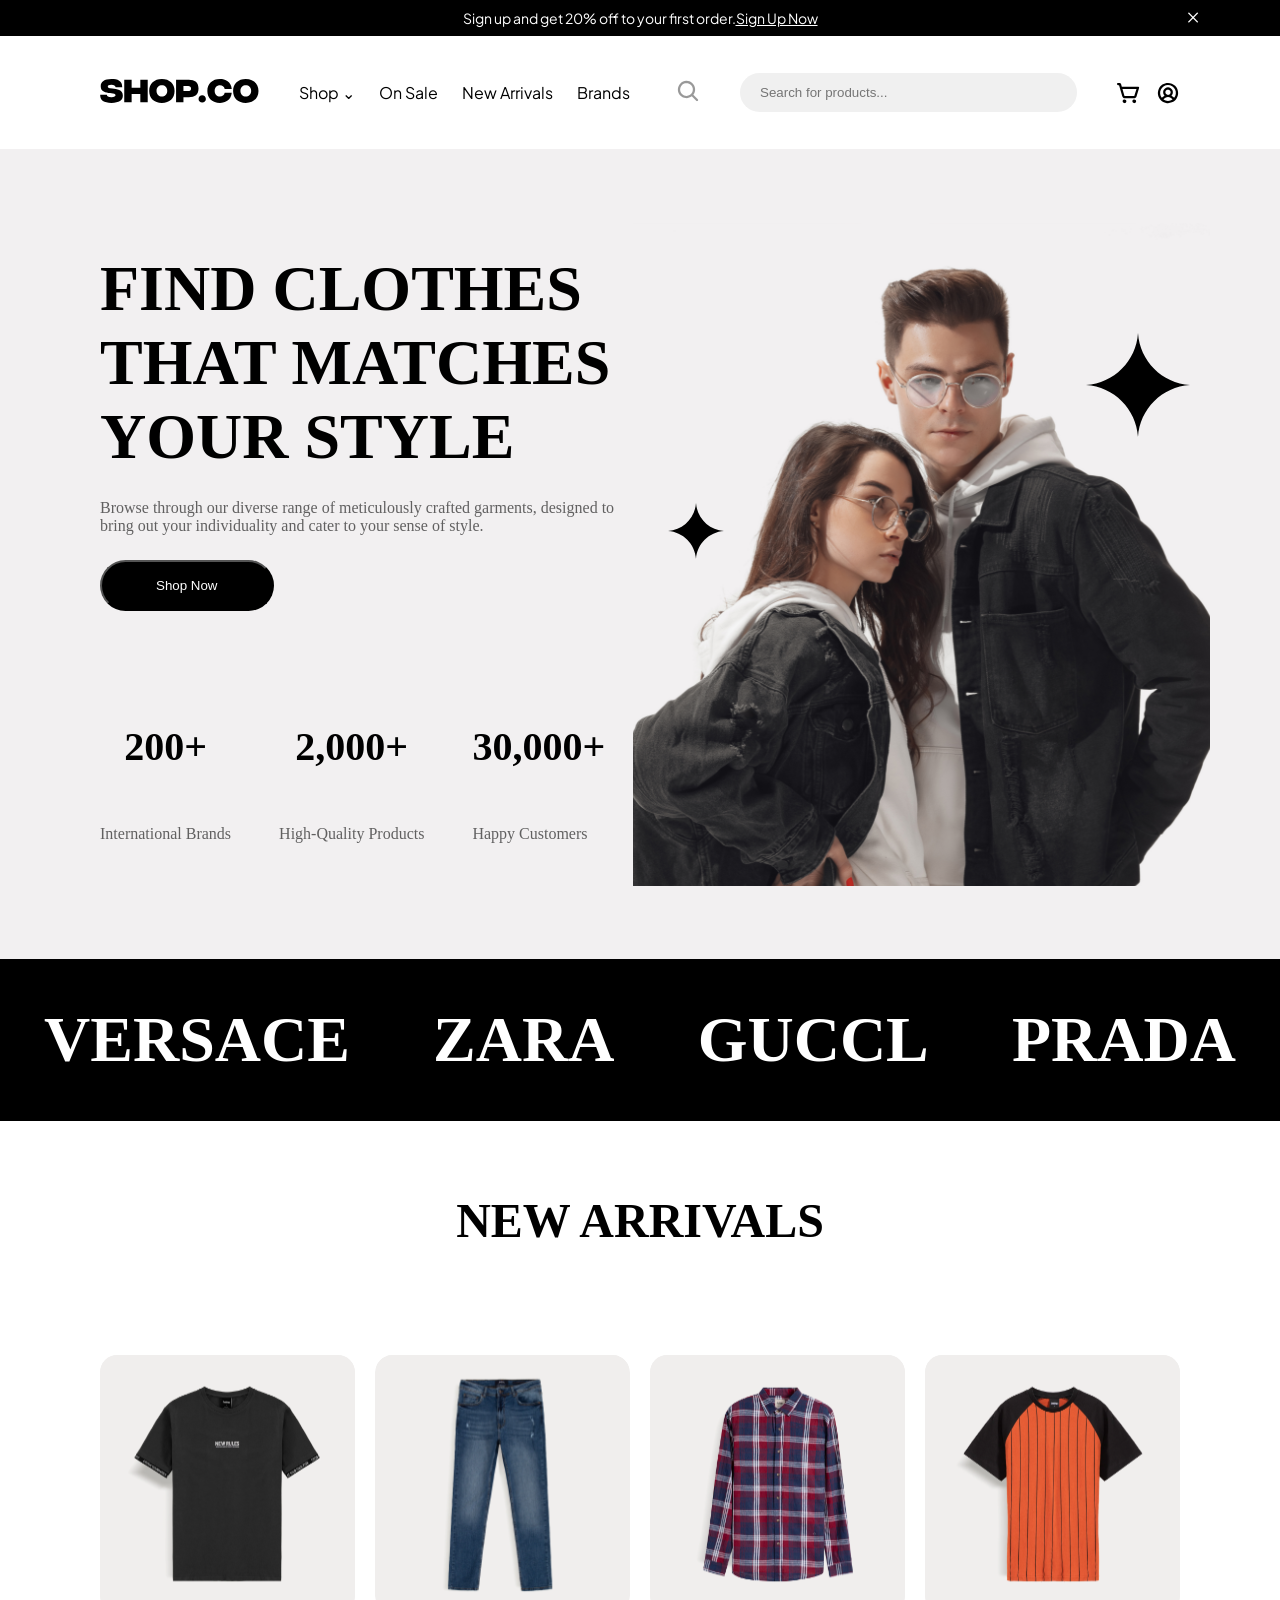
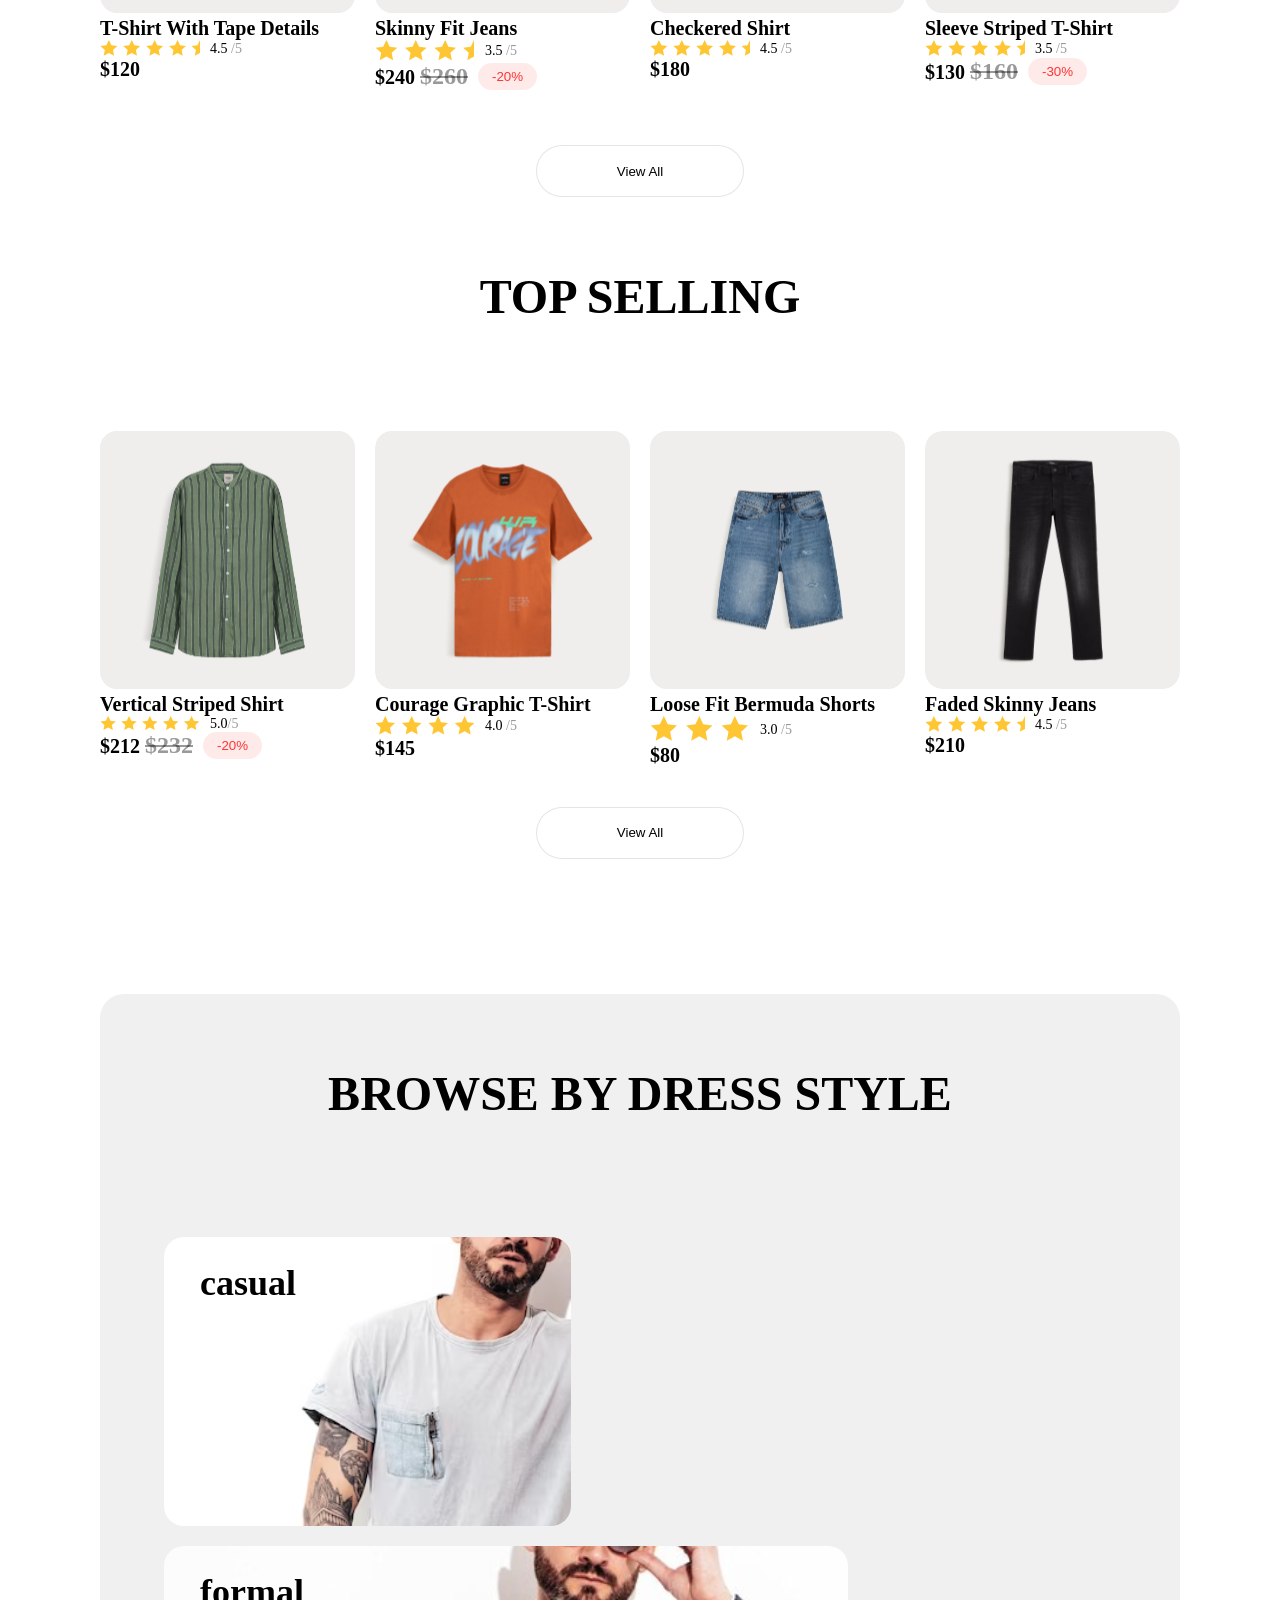
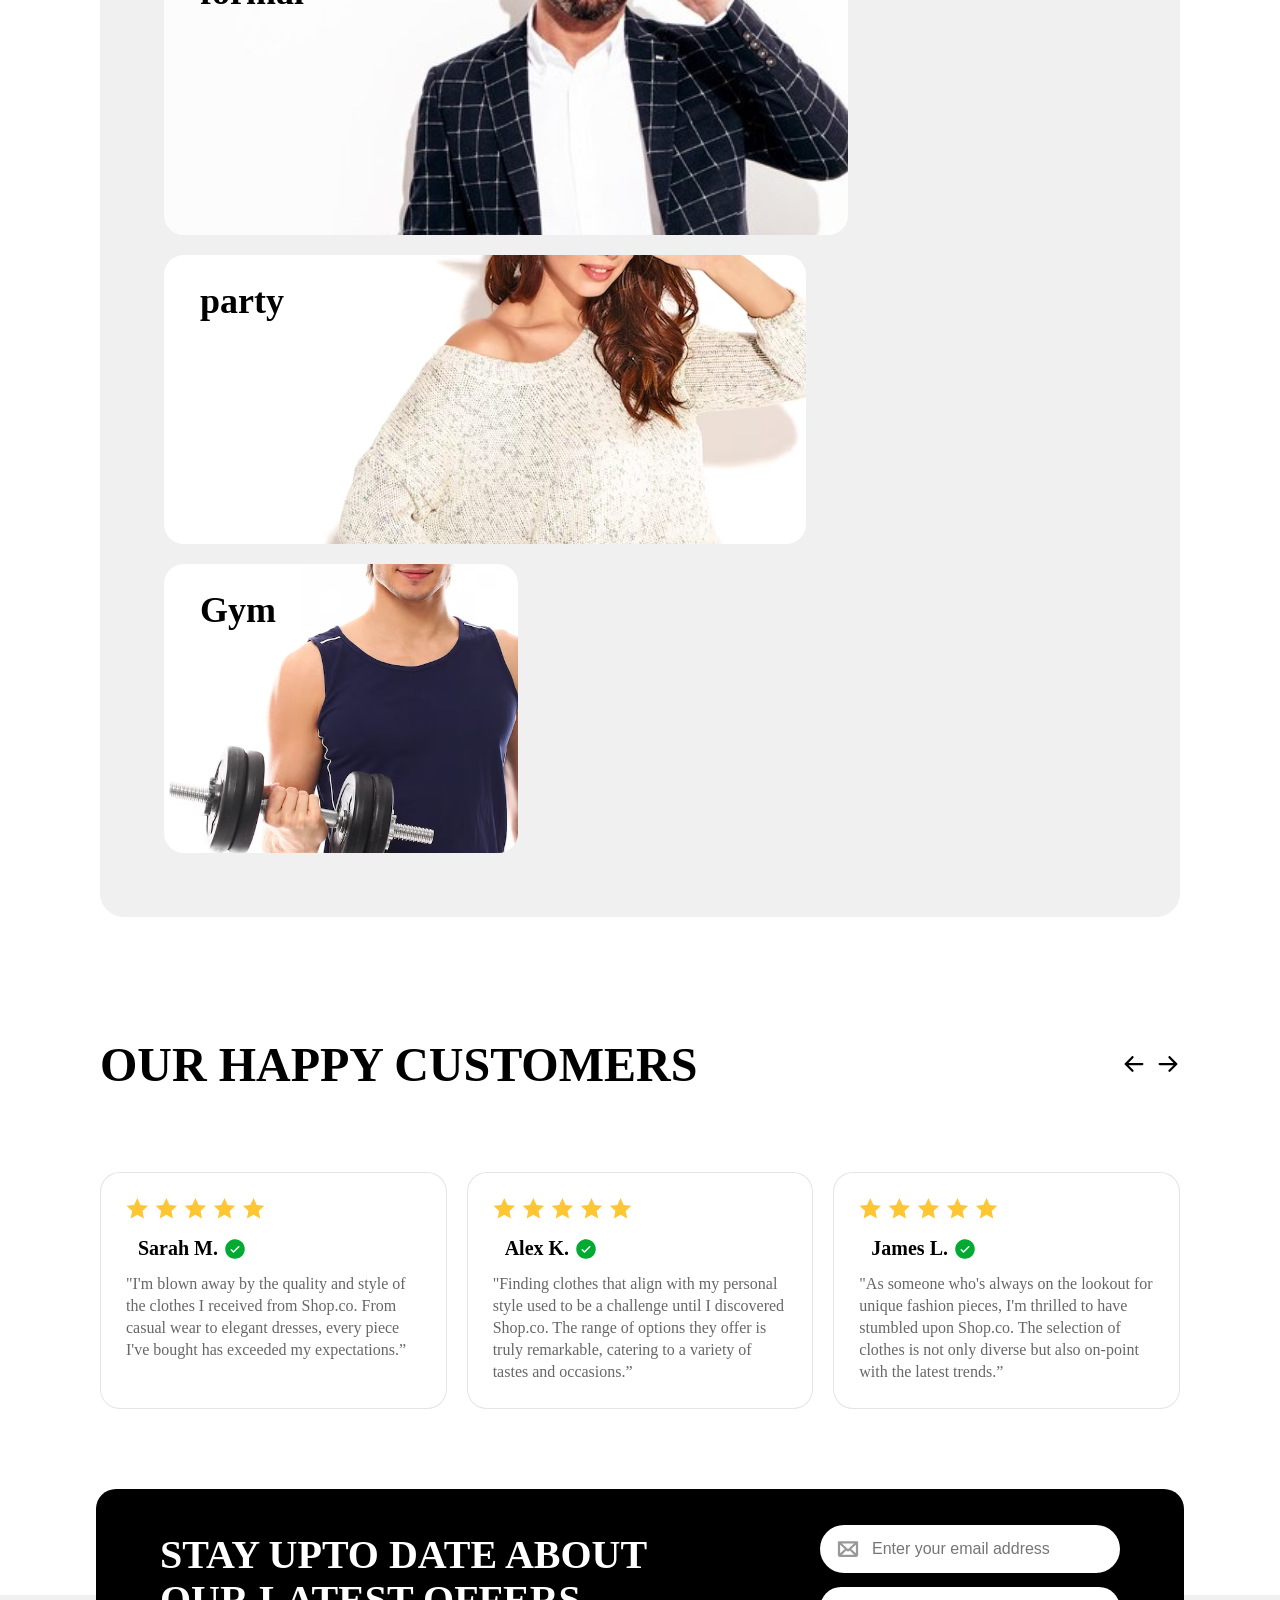
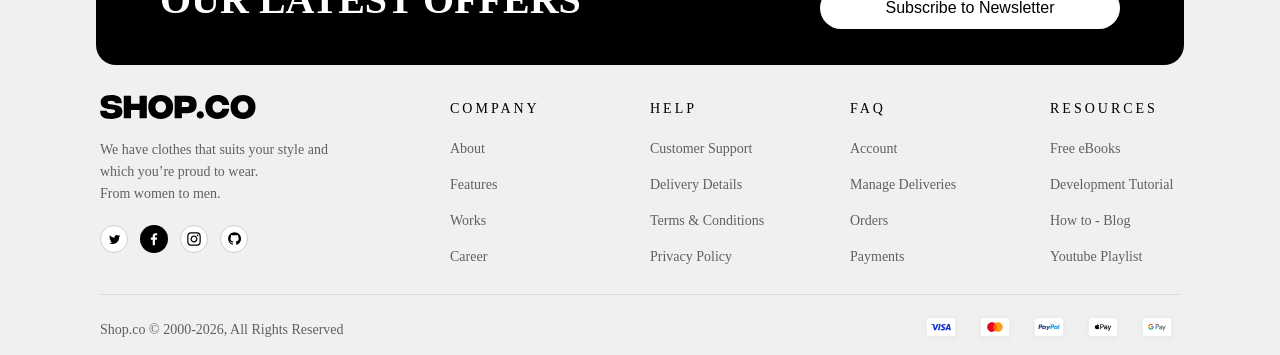
<file: index.html>
<!DOCTYPE html>
<html lang="en">

<head>
    <meta charset="UTF-8">
    <meta name="viewport" content="width=device-width, initial-scale=1.0">
    <title>Document</title>
    <link rel="stylesheet" href="./Style/style.css">
    <link rel="preconnect" href="https://fonts.googleapis.com">
    <link rel="preconnect" href="https://fonts.gstatic.com" crossorigin>
    <link
        href="https://fonts.googleapis.com/css2?family=Inter:ital,opsz,wght@0,14..32,100..900;1,14..32,100..900&family=Plus+Jakarta+Sans:ital,wght@0,200..800;1,200..800&display=swap"
        rel="stylesheet">
</head>

<body>
    <!-- banner -->
    <div class="banner">
        <p>Sign up and get 20% off to your first order.<a href="">Sign Up Now</a></p>
        <span> × </span>
    </div>
    <div class="container">
        <!-- header -->
        <header>
            <div class="logo"><img src="./image/SHOP.CO.svg" alt="logo"></div>
            <nav>
                <a href="./index.html">Shop <span>⌄</span></a>
                <a href="./on-sale.html">On Sale</a>
                <a href="./new-arrivals.html">New Arrivals</a>
                <a href="./brands.html">Brands</a>
            </nav>
            <span><img src="./image/search.svg" alt="search"></span>
            <div class="search"><input type="text" placeholder="Search for products...">
            </div>
            <div class="icon">
                <img src="./image/cart.svg" alt="cart">
                <img src="./image/profiel.svg" alt="prof">
            </div>
        </header>
    </div>
    <!-- hero -->
    <div class="hero section">

        <div class="hero-text">
            <h1>FIND CLOTHES<br> THAT MATCHES<br> YOUR STYLE</h1>

            <p>
                Browse through our diverse range of meticulously crafted garments,
                designed to bring out your individuality and cater to your sense of style.
            </p>

            <button>Shop Now</button>

            <div class="stats">
                <div>
                    <h2>200+</h2>
                    <span>International Brands</span>
                </div>

                <div>
                    <h2>2,000+</h2>
                    <span>High-Quality Products</span>
                </div>

                <div>
                    <h2>30,000+</h2>
                    <span>Happy Customers</span>
                </div>
            </div>
        </div>

        <div class="hero-img">
            <img src="./image/hero img (2).svg" alt="hero image">
            <img src="./image/Vector.svg" alt="star">
            <img src="./image/Vector (1).svg" alt="star">
        </div>
    </div>

    <!-- hero banner -->
    <section class="brands-banner">
        <span>VERSACE </span>
        <span> ZARA</span>
        <span> GUCCL</span>
        <span>PRADA</span>
    </section>
    <!-- product -->
    <h2> NEW ARRIVALS</h2>
    <div class="products">

        <div class="card">
            <img src="./image/t shirt.svg" alt="T-shirt">

            <h3>T-Shirt With Tape Details</h3>

            <div class="rating">
                <img src="./image/stars.svg" alt="star">
                <p>4.5 <span>/5</span></p>
            </div>

            <div class="price">
                <h3>$120</h3>
            </div>
        </div>


        <div class="card">
            <img src="./image/pants.svg" alt="pants">

            <h3>Skinny Fit Jeans</h3>

            <div class="rating">
                <img src="./image/bants.svg" alt="star">
                <p>3.5 <span>/5</span></p>
            </div>

            <div class="price">
                <h3>$240 <span>$260</span></h3>
                <button>-20%</button>
            </div>
        </div>

        <div class="card">
            <img src="./image/blouse.svg" alt="blouse">

            <h3>Checkered Shirt</h3>

            <div class="rating">
                <img src="./image/stars.svg" alt="star">
                <p>4.5 <span>/5</span></p>
            </div>

            <div class="price">
                <h3>$180</h3>
            </div>
        </div>

        <div class="card">
            <img src="./image/T_SHIRT O.svg" alt="shirt">

            <h3>Sleeve Striped T-Shirt</h3>

            <div class="rating">
                <img src="./image/stars.svg" alt="stars">
                <p>3.5 <span>/5</span></p>
            </div>

            <div class="price">
                <h3>$130 <span>$160</span></h3>
                <button>-30%</button>
            </div>
        </div>

    </div>
    <button class="btn">View All</button>
    <!-- top-selling -->
    <h2> TOP SELLING</h2>
    <div class="top-selling">
        <div class="card">
            <img src="./image/img 1.svg" alt="T-shirt green">

            <h3>Vertical Striped Shirt</h3>

            <div class="rating">
                <img src="./image/star 1.svg" alt="star 1">
                <p>5.0<span>/5</span></p>
            </div>
            <div class="price">
                <h3>$212 <span>$232</span></h3>
                <button>-20%</button>
            </div>
        </div>


        <div class="card">
            <img src="./image/img 2.svg" alt="T-shirt o">

            <h3>Courage Graphic T-Shirt</h3>

            <div class="rating">
                <img src="./image/star 2.svg" alt="star 2">
                <p>4.0 <span>/5</span></p>
            </div>
            <div class="price">
                <h3>$145</h3>
            </div>
        </div>
        <div class="card">
            <img src="./image/img 3.svg" alt="short">

            <h3>Loose Fit Bermuda Shorts</h3>

            <div class="rating">
                <img src="./image/star 3.svg" alt="star 3">
                <p>3.0 <span>/5</span></p>
            </div>
            <div class="price">
                <h3>$80</h3>
            </div>
        </div>
        <div class="card">
            <img src="./image/img 4.svg" alt="Jeans">

            <h3>Faded Skinny Jeans </h3>

            <div class="rating">
                <img src="./image/stars.svg" alt="stars">
                <p>4.5 <span>/5</span></p>
            </div>
            <div class="price">
                <h3>$210</h3>
            </div>
        </div>
        <button class="btn">View All</button>
    </div>

    <!-- About -->

    <div class="About">
        <h2 class="BROWSE">BROWSE BY DRESS STYLE</h2>
        <div class="images">
            <div class="card casual-card">
                <img src="./image/Casual (2).svg" alt="casual">
                <h3 class="position">casual</h3>
            </div>
            <div class="card formal-card">
                <img src="./image/Formal (2).svg" alt="formal">
                <h3 class="position">formal</h3>
            </div>
            <div class="card party-card">
                <img src="./image/party (2).svg" alt="party">
                <h3 class="position">party</h3>
            </div>
            <div class="card gym-card">
                <img src="./image/Gym (2).svg" alt="Gym">
                <h3 class="position">Gym</h3>
            </div>

        </div>
    </div>
    <!-- OURHAPPY -->
    <div class="arrows">
        <h2>OUR HAPPY CUSTOMERS</h2>
        <div class="arrow-buttons">
            <img src="./image/arrow-down-bold 2.svg" alt="arrow">
            <img src="./image/arrow-down-bold 1.svg" alt="arrow">
        </div>
    </div>
    <div class="cards">
        <div class="cover">
            <img src="./image/our star.svg" alt="star">
            <h3>Sarah M.
                <img src="./image/t icone .svg" alt="icone">
            </h3>
            <p>"I'm blown away by the quality and style of the clothes I received from Shop.co. From casual wear to
                elegant dresses, every piece I've bought has exceeded my expectations.”</p>
        </div>
        <div class="cover">
            <img src="./image/our star.svg" alt="star">
            <h3>Alex K.
                <img src="./image/t icone .svg" alt="icone">
            </h3>
            <p>"Finding clothes that align with my personal style used to be a challenge until I discovered Shop.co. The
                range of options they offer is truly remarkable, catering to a variety of tastes and occasions.”</p>
        </div>
        <div class="cover">
            <img src="./image/our star.svg" alt="star">
            <h3>James L.
                <img src="./image/t icone .svg" alt="icone">
            </h3>
            <p> "As someone who's always on the lookout for unique fashion pieces, I'm thrilled to have stumbled upon
                Shop.co. The selection of clothes is not only diverse but also on-point with the latest trends.”</p>
        </div>
    </div>
    </div>

    <!-- black-card -->
    <div class="black-card">
        <h3 class="STAY-UP">
            STAY UPTO DATE ABOUT<br>
            OUR LATEST OFFERS
        </h3>
        <div class="email">
            <div class="email-input">
                <img src="./image/email.svg" alt="email">
                <input type="email" placeholder="Enter your email address">
            </div>
            <button class="Subscribe">
                Subscribe to Newsletter
            </button>
        </div>
    </div>
    <!-- footer -->

    <footer>
        <div class="footer">

            <div class="icon">
                <img src="./image/SHOP.CO (1).svg" alt="icon">
            </div>

            <p>
                We have clothes that suits your style and<br> which you’re proud to wear.
                <br> From women to men.
            </p>

            <div class="social-icons">
                <img src="./image/1.svg" alt="Twitter">
                <img src="./image/2.svg" alt="Facebook">
                <img src="./image/3.svg" alt="Instagram">
                <img src="./image/4.svg" alt="GitHub">
            </div>

            <div class="footer-links">
                <div>
                    <h3>COMPANY</h3>
                    <a href="#">About</a>
                    <a href="#">Features</a>
                    <a href="#">Works</a>
                    <a href="#">Career</a>
                </div>

                <div>
                    <h3>HELP</h3>
                    <a href="#">Customer Support</a>
                    <a href="#">Delivery Details</a>
                    <a href="#">Terms & Conditions</a>
                    <a href="#">Privacy Policy</a>
                </div>

                <div>
                    <h3>FAQ</h3>
                    <a href="#">Account</a>
                    <a href="#">Manage Deliveries</a>
                    <a href="#">Orders</a>
                    <a href="#">Payments</a>
                </div>

                <div>
                    <h3>RESOURCES</h3>
                    <a href="#">Free eBooks</a>
                    <a href="#">Development Tutorial</a>
                    <a href="#">How to - Blog</a>
                    <a href="#">Youtube Playlist</a>
                </div>
            </div>
            <div class="footer-bottom">
                <p>Shop.co © 2000-2026, All Rights Reserved</p>

                <div class="payment">
                    <img src="./image/Badge.svg" alt="Visa">
                    <img src="./image/Badge (1).svg" alt="Mastercard">
                    <img src="./image/Badge (2).svg" alt="PayPal">
                    <img src="./image/Badge (3).svg" alt="Apple Pay">
                    <img src="./image/Badge (4).svg" alt="Google Pay">
                </div>
            </div>
        </div>
    </footer>

</body>

</html>
</file>
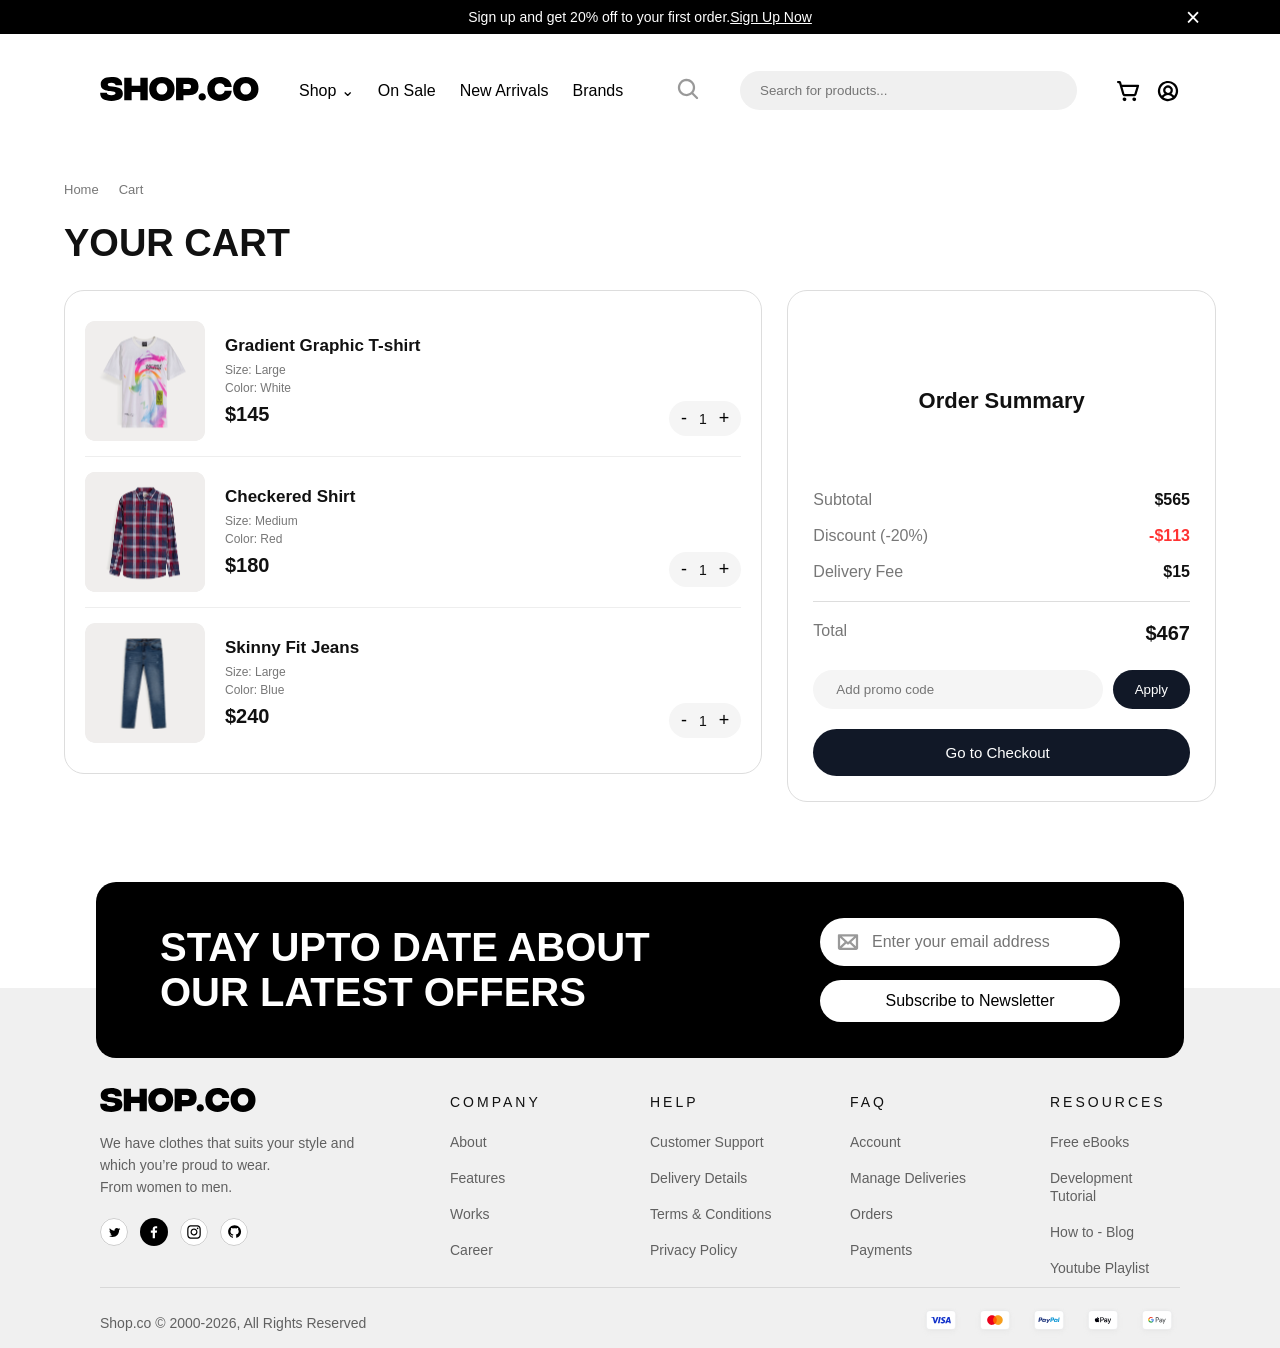
<file: brands.html>
<!DOCTYPE html>
<html lang="en">
<head>
    <meta charset="UTF-8">
    <meta name="viewport" content="width=device-width, initial-scale=1.0">
    <title>Document</title>
    <link rel="stylesheet" href="./Style/style.css">
    <link rel="stylesheet" href="./Style/brands.css">
</head>
<body>
    <!-- banner -->
    <div class="banner">
        <p>Sign up and get 20% off to your first order.<a href="">Sign Up Now</a></p>
        <span> × </span>
    </div>
    <div class="container">
        <!-- header -->
        <header>
            <div class="logo"><img src="./image/SHOP.CO.svg" alt="logo"></div>
            <nav>
                <a href="./index.html">Shop <span>⌄</span></a>
                <a href="./on-sale.html">On Sale</a>
                <a href="./new-arrivals.html">New Arrivals</a>
                <a href="./brands.html">Brands</a>
            </nav>
            <span><img src="./image/search.svg" alt="search"></span>
            <div class="search"><input type="text" placeholder="Search for products...">
            </div>
            <div class="icon">
                <img src="./image/cart.svg" alt="cart">
                <img src="./image/profiel.svg" alt="prof">
            </div>
            </nav>
        </header>
    </div>



    <main class="cart-page">

        <div class="breadcrumb">
            <span>Home</span>
            <i class="fa-solid fa-chevron-right"></i>
            <span>Cart</span>
        </div>

        <h1>YOUR CART</h1>

        <section class="cart-content">

            <!-- Cart Items -->
            <div class="cart-items">

                <div class="cart-item">

                    <img src="./image/t shirt cart.svg" alt=" T-shirt">

                    <div class="item-info">
                        <h3>Gradient Graphic T-shirt</h3>
                        <p>Size: Large</p>
                        <p>Color: White</p>
                        <strong>$145</strong>
                    </div>

                    <div class="item-actions">
                        <i class="fa-solid fa-trash"></i>

                        <div class="quantity">
                            <button>-</button>
                            <span>1</span>
                            <button>+</button>
                        </div>
                    </div>

                </div>


                <div class="cart-item">

                    <img src="./image/bloys cart.svg" alt=" Shirt">

                    <div class="item-info">
                        <h3>Checkered Shirt</h3>
                        <p>Size: Medium</p>
                        <p>Color: Red</p>
                        <strong>$180</strong>
                    </div>

                    <div class="item-actions">
                        <i class="fa-solid fa-trash"></i>

                        <div class="quantity">
                            <button>-</button>
                            <span>1</span>
                            <button>+</button>
                        </div>
                    </div>

                </div>


                <div class="cart-item">

                    <img src="./image/bana cart.svg" alt="Jeans">

                    <div class="item-info">
                        <h3>Skinny Fit Jeans</h3>
                        <p>Size: Large</p>
                        <p>Color: Blue</p>
                        <strong>$240</strong>
                    </div>

                    <div class="item-actions">
                        <i class="fa-solid fa-trash"></i>

                        <div class="quantity">
                            <button>-</button>
                            <span>1</span>
                            <button>+</button>
                        </div>
                    </div>

                </div>

            </div>


            <!-- Order Summary -->
            <div class="order-summary">

                <h2>Order Summary</h2>

                <div class="summary-row">
                    <span>Subtotal</span>
                    <strong>$565</strong>
                </div>

                <div class="summary-row discount">
                    <span>Discount (-20%)</span>
                    <strong>-$113</strong>
                </div>

                <div class="summary-row">
                    <span>Delivery Fee</span>
                    <strong>$15</strong>
                </div>

                <div class="summary-total">
                    <span>Total</span>
                    <strong>$467</strong>
                </div>

                <div class="promo">
                    <div>
                        <i class="fa-solid fa-tag"></i>
                        <input type="text" placeholder="Add promo code">
                    </div>

                    <button>Apply</button>
                </div>

                <button class="checkout">
                    Go to Checkout
                    <i class="fa-solid fa-arrow-right"></i>
                </button>

            </div>

        </section>
    </main>
 <!-- black-card -->
    <div class="black-card">
        <h3 class="STAY-UP">
            STAY UPTO DATE ABOUT<br>
            OUR LATEST OFFERS
        </h3>
        <div class="email">
            <div class="email-input">
                <img src="./image/email.svg" alt="email">
                <input type="email" placeholder="Enter your email address">
            </div>
            <button class="Subscribe">
                Subscribe to Newsletter
            </button>
        </div>
    </div>
    <!-- footer -->

    <footer>
        <div class="footer">

            <div class="icon">
                <img src="./image/SHOP.CO (1).svg" alt="icon">
            </div>

            <p>
                We have clothes that suits your style and<br> which you’re proud to wear.
                <br> From women to men.
            </p>

            <div class="social-icons">
                <img src="./image/1.svg" alt="Twitter">
                <img src="./image/2.svg" alt="Facebook">
                <img src="./image/3.svg" alt="Instagram">
                <img src="./image/4.svg" alt="GitHub">
            </div>

            <div class="footer-links">
                <div>
                    <h3>COMPANY</h3>
                    <a href="#">About</a>
                    <a href="#">Features</a>
                    <a href="#">Works</a>
                    <a href="#">Career</a>
                </div>

                <div>
                    <h3>HELP</h3>
                    <a href="#">Customer Support</a>
                    <a href="#">Delivery Details</a>
                    <a href="#">Terms & Conditions</a>
                    <a href="#">Privacy Policy</a>
                </div>

                <div>
                    <h3>FAQ</h3>
                    <a href="#">Account</a>
                    <a href="#">Manage Deliveries</a>
                    <a href="#">Orders</a>
                    <a href="#">Payments</a>
                </div>

                <div>
                    <h3>RESOURCES</h3>
                    <a href="#">Free eBooks</a>
                    <a href="#">Development Tutorial</a>
                    <a href="#">How to - Blog</a>
                    <a href="#">Youtube Playlist</a>
                </div>
            </div>
            <div class="footer-bottom">
                <p>Shop.co © 2000-2026, All Rights Reserved</p>

                <div class="payment">
                    <img src="./image/Badge.svg" alt="Visa">
                    <img src="./image/Badge (1).svg" alt="Mastercard">
                    <img src="./image/Badge (2).svg" alt="PayPal">
                    <img src="./image/Badge (3).svg" alt="Apple Pay">
                    <img src="./image/Badge (4).svg" alt="Google Pay">
                </div>
            </div>
        </div>
    </footer>



</body>
</html>
</file>
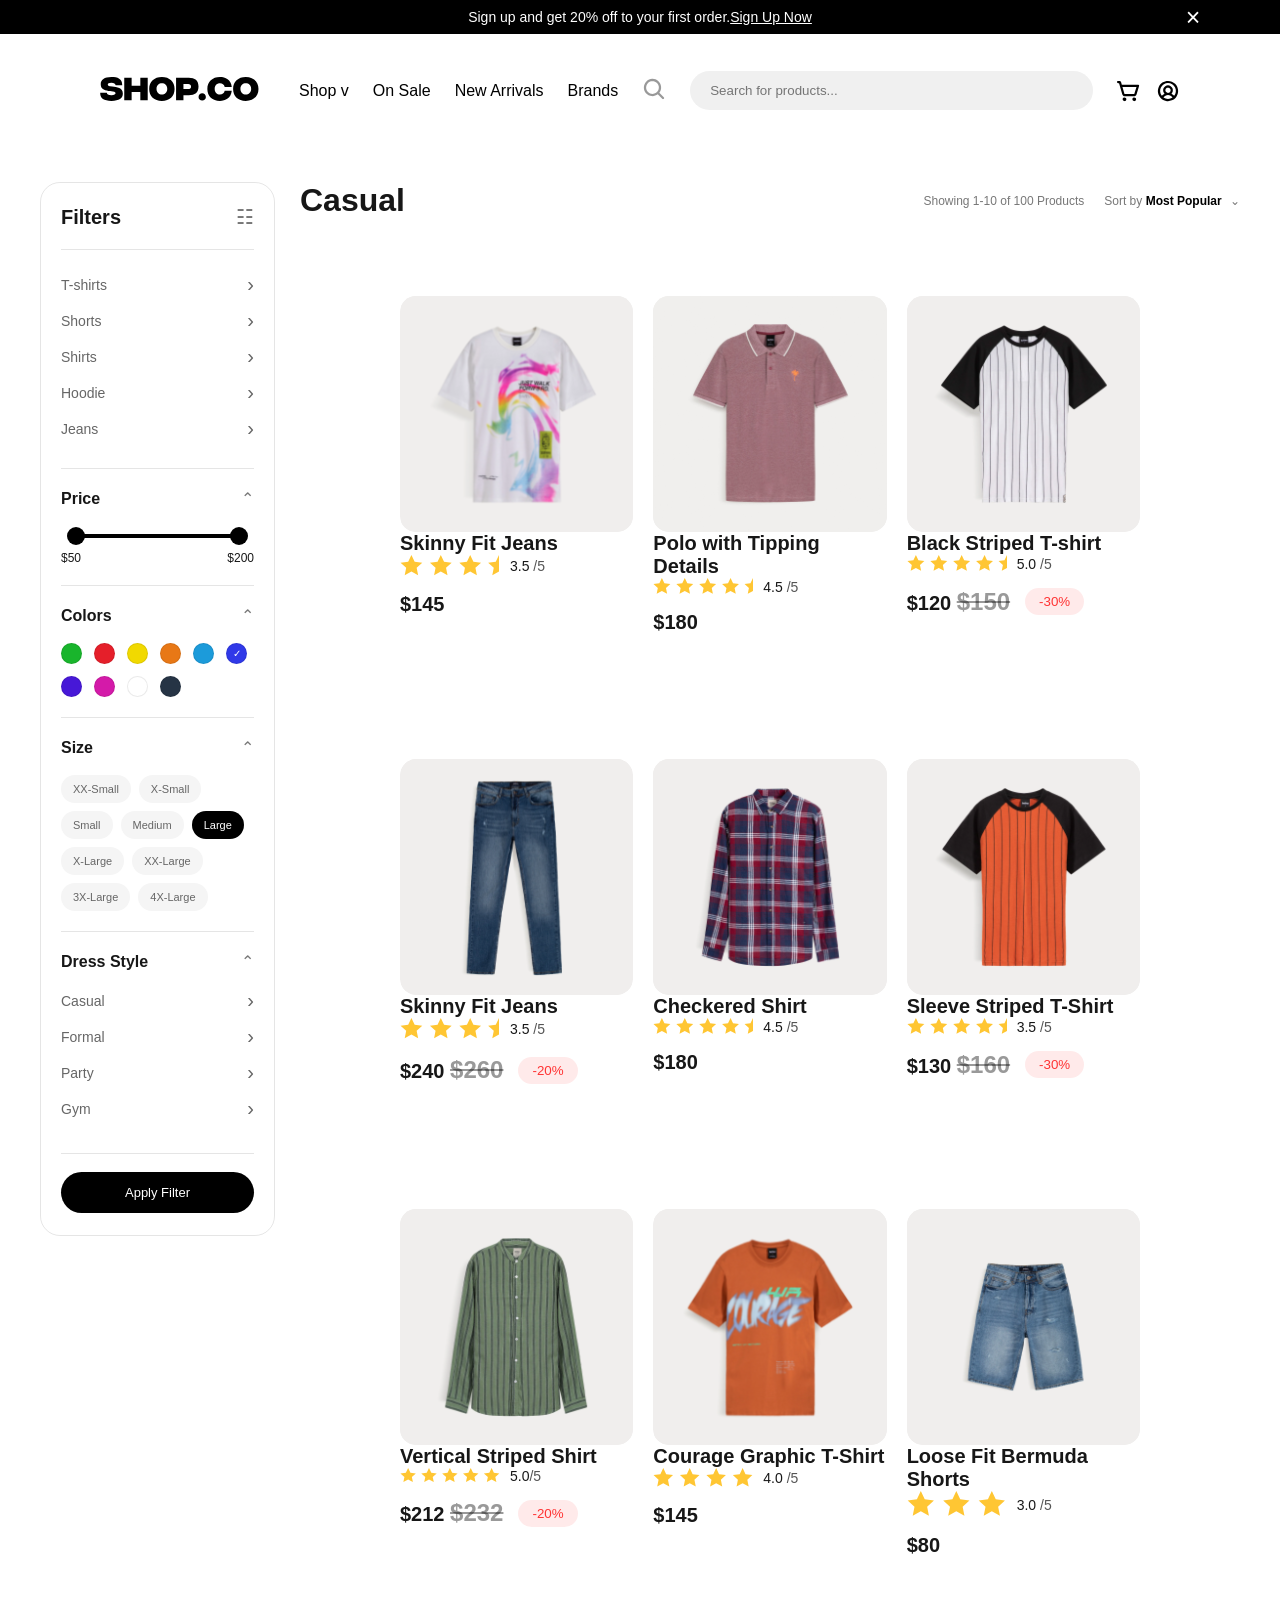
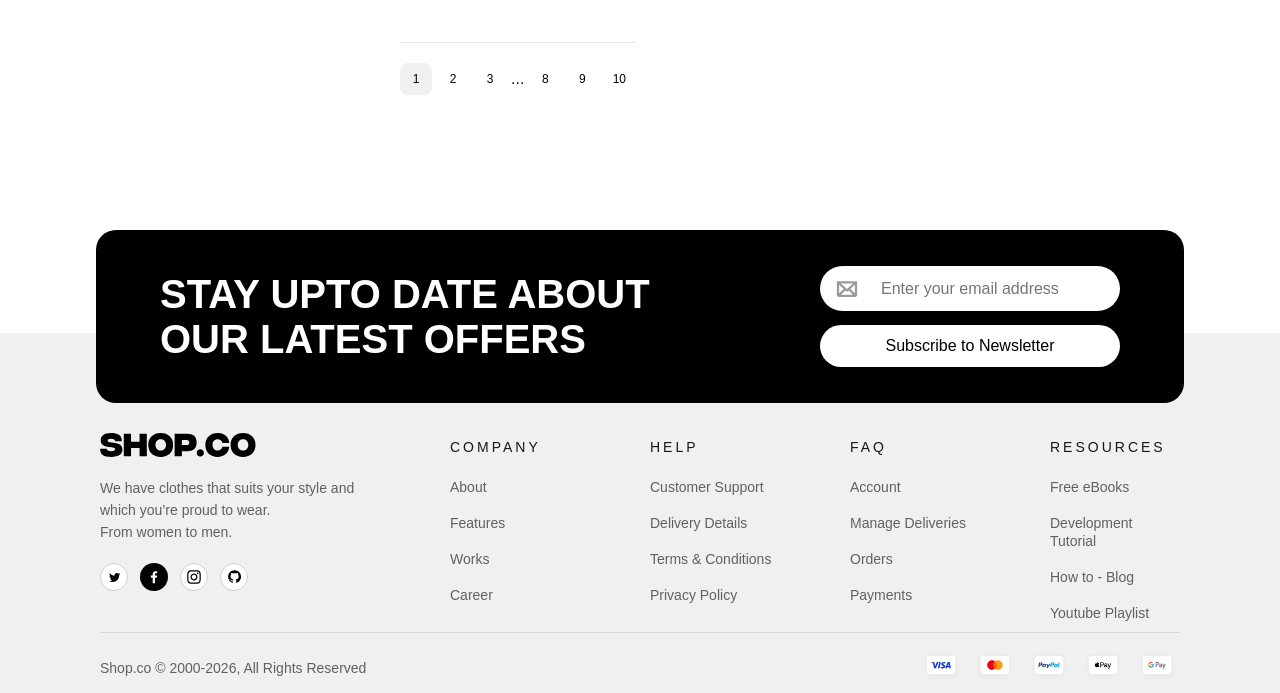
<file: new-arrivals.html>
<!DOCTYPE html>
<html lang="en">

<head>
    <meta charset="UTF-8">
    <meta name="viewport" content="width=device-width, initial-scale=1.0">
    <title>Document</title>

    <link rel="stylesheet" href="./Style/style.css">
    <link rel="stylesheet" href="./Style/product.css">
    <link rel="stylesheet" href="./Style/newarrivals.css">
</head>

<body>

    <!-- Banner -->
    <div class="banner">
        <p>
            Sign up and get 20% off to your first order.
            <a href="">Sign Up Now</a>
        </p>
        <span>×</span>
    </div>

    <!-- Header -->
    <div class="container">
        <header>

            <div class="logo">
                <img src="./image/SHOP.CO.svg" alt="logo">
            </div>

            <nav>
                <a href="./index.html">Shop <span>v</span></a>
                <a href="./on-sale.html">On Sale</a>
                <a href="./new-arrivals.html">New Arrivals</a>
                <a href="./brands.html">Brands</a>

                <span>
                    <img src="./image/search.svg" alt="search">
                </span>

                <div class="search">
                    <input type="text" placeholder="Search for products...">
                </div>

                <div class="icon">
                    <img src="./image/cart.svg" alt="cart">
                    <img src="./image/profiel.svg" alt="prof">
                </div>
            </nav>

        </header>
    </div>


    <!-- Shop -->
    <section class="shop">

        <!-- Filters -->
        <aside class="filters">

            <div class="filter-title">
                <h3>Filters</h3>
                <span>☷</span>
            </div>

            <div class="filter-category">
                <div>T-shirts <span>›</span></div>
                <div>Shorts <span>›</span></div>
                <div>Shirts <span>›</span></div>
                <div>Hoodie <span>›</span></div>
                <div>Jeans <span>›</span></div>
            </div>


            <!-- Price -->
            <div class="filter-box">

                <div class="filter-heading">
                    <h3>Price</h3>
                    <span>⌃</span>
                </div>

                <div class="price-range">
                    <div class="line"></div>
                    <span class="circle circle-left"></span>
                    <span class="circle circle-right"></span>
                </div>

                <div class="price-values">
                    <span>$50</span>
                    <span>$200</span>
                </div>

            </div>


            <!-- Colors -->
            <div class="filter-box">

                <div class="filter-heading">
                    <h3>Colors</h3>
                    <span>⌃</span>
                </div>

                <div class="colors">
                    <span class="color green"></span>
                    <span class="color red"></span>
                    <span class="color yellow"></span>
                    <span class="color orange"></span>
                    <span class="color blue"></span>
                    <span class="color dark-blue selected">✓</span>
                    <span class="color purple"></span>
                    <span class="color pink"></span>
                    <span class="color white"></span>
                    <span class="color black"></span>
                </div>

            </div>


            <!-- Size -->
            <div class="filter-box">

                <div class="filter-heading">
                    <h3>Size</h3>
                    <span>⌃</span>
                </div>

                <div class="sizes">
                    <button>XX-Small</button>
                    <button>X-Small</button>
                    <button>Small</button>
                    <button>Medium</button>
                    <button class="active">Large</button>
                    <button>X-Large</button>
                    <button>XX-Large</button>
                    <button>3X-Large</button>
                    <button>4X-Large</button>
                </div>

            </div>


            <!-- Dress Style -->
            <div class="filter-box dress-style">

                <div class="filter-heading">
                    <h3>Dress Style</h3>
                    <span>⌃</span>
                </div>

                <div class="style-list">
                    <div>Casual <span>›</span></div>
                    <div>Formal <span>›</span></div>
                    <div>Party <span>›</span></div>
                    <div>Gym <span>›</span></div>
                </div>

            </div>

            <button class="apply-filter">
                Apply Filter
            </button>

        </aside>


        <!-- Products Area -->
        <main class="products-area">

            <!-- Products Header -->
            <div class="products-header">

                <h1>Casual</h1>

                <div class="products-info">

                    <p>Showing 1-10 of 100 Products</p>

                    <div class="sort">
                        Sort by
                        <strong>Most Popular</strong>
                        <span>⌄</span>
                    </div>

                </div>

            </div>


            <!-- First Row -->
            <div class="products">

                <div class="card">

                    <img src="./image/wite t.svg" alt="w t-shirt">

                    <h3>Skinny Fit Jeans</h3>

                    <div class="rating">
                        <img src="./image/bants.svg" alt="star">
                        <p>3.5 <span>/5</span></p>
                    </div>

                    <div class="price">
                        <h3>$145</h3>
                    </div>

                </div>


                <div class="card">

                    <img src="./image/bink t.svg" alt="pink t-shirt">

                    <h3>Polo with Tipping Details</h3>

                    <div class="rating">
                        <img src="./image/stars.svg" alt="star">
                        <p>4.5 <span>/5</span></p>
                    </div>

                    <div class="price">
                        <h3>$180</h3>
                    </div>

                </div>


                <div class="card">

                    <img src="./image/zebra t.svg" alt="z shirt">

                    <h3>Black Striped T-shirt</h3>

                    <div class="rating">
                        <img src="./image/stars.svg" alt="stars">
                        <p>5.0 <span>/5</span></p>
                    </div>

                    <div class="price">
                        <h3>$120 <span>$150</span></h3>
                        <button>-30%</button>
                    </div>

                </div>

            </div>


            <!-- Second Row -->
            <div class="products">

                <div class="card">

                    <img src="./image/pants.svg" alt="pants">

                    <h3>Skinny Fit Jeans</h3>

                    <div class="rating">
                        <img src="./image/bants.svg" alt="star">
                        <p>3.5 <span>/5</span></p>
                    </div>

                    <div class="price">
                        <h3>$240 <span>$260</span></h3>
                        <button>-20%</button>
                    </div>

                </div>


                <div class="card">

                    <img src="./image/blouse.svg" alt="blouse">

                    <h3>Checkered Shirt</h3>

                    <div class="rating">
                        <img src="./image/stars.svg" alt="star">
                        <p>4.5 <span>/5</span></p>
                    </div>

                    <div class="price">
                        <h3>$180</h3>
                    </div>

                </div>


                <div class="card">

                    <img src="./image/T_SHIRT O.svg" alt="shirt">

                    <h3>Sleeve Striped T-Shirt</h3>

                    <div class="rating">
                        <img src="./image/stars.svg" alt="stars">
                        <p>3.5 <span>/5</span></p>
                    </div>

                    <div class="price">
                        <h3>$130 <span>$160</span></h3>
                        <button>-30%</button>
                    </div>

                </div>

            </div>


            <!-- Third Row -->
            <div class="top-selling">

                <div class="card">
                    <img src="./image/img 1.svg" alt="T-shirt green">

                    <h3>Vertical Striped Shirt</h3>

                    <div class="rating">
                        <img src="./image/star 1.svg" alt="star 1">
                        <p>5.0<span>/5</span></p>
                    </div>
                    <div class="price">
                        <h3>$212 <span>$232</span></h3>
                        <button>-20%</button>
                    </div>
                </div>


                <div class="card">

                    <img src="./image/img 2.svg" alt="T-shirt">

                    <h3>Courage Graphic T-Shirt</h3>

                    <div class="rating">
                        <img src="./image/star 2.svg" alt="star">

                        <p>4.0 <span>/5</span></p>
                    </div>

                    <div class="price">
                        <h3>$145</h3>
                    </div>

                </div>


                <div class="card">

                    <img src="./image/img 3.svg" alt="short">

                    <h3>Loose Fit Bermuda Shorts</h3>

                    <div class="rating">
                        <img src="./image/star 3.svg" alt="star">

                        <p>3.0 <span>/5</span></p>
                    </div>

                    <div class="price">
                        <h3>$80</h3>
                    </div>

                </div>
            <div class="pagination">
                <div class="pages">
                    <button class="current">1</button>
                    <button>2</button>
                    <button>3</button>
                    <span>...</span>
                    <button>8</button>
                    <button>9</button>
                    <button>10</button>
                </div>
                </button>

            </div>
        </main>
    </section>
    


    <!-- Black Card -->
    <div class="black-card">

        <h3 class="STAY-UP">
            STAY UPTO DATE ABOUT<br>
            OUR LATEST OFFERS
        </h3>

        <div class="email">

            <div class="email-input">

                <img src="./image/email.svg" alt="email">

                <input type="email" placeholder="Enter your email address">

            </div>

            <button class="Subscribe">
                Subscribe to Newsletter
            </button>

        </div>

    </div>


    <!-- Footer -->
    <footer>

        <div class="footer">

            <div class="icon">
                <img src="./image/SHOP.CO (1).svg" alt="icon">
            </div>

            <p>
                We have clothes that suits your style and<br>
                which you’re proud to wear.
                <br>
                From women to men.
            </p>


            <div class="social-icons">

                <img src="./image/1.svg" alt="Twitter">
                <img src="./image/2.svg" alt="Facebook">
                <img src="./image/3.svg" alt="Instagram">
                <img src="./image/4.svg" alt="GitHub">

            </div>


            <div class="footer-links">

                <div>
                    <h3>COMPANY</h3>
                    <a href="#">About</a>
                    <a href="#">Features</a>
                    <a href="#">Works</a>
                    <a href="#">Career</a>
                </div>

                <div>
                    <h3>HELP</h3>
                    <a href="#">Customer Support</a>
                    <a href="#">Delivery Details</a>
                    <a href="#">Terms & Conditions</a>
                    <a href="#">Privacy Policy</a>
                </div>

                <div>
                    <h3>FAQ</h3>
                    <a href="#">Account</a>
                    <a href="#">Manage Deliveries</a>
                    <a href="#">Orders</a>
                    <a href="#">Payments</a>
                </div>

                <div>
                    <h3>RESOURCES</h3>
                    <a href="#">Free eBooks</a>
                    <a href="#">Development Tutorial</a>
                    <a href="#">How to - Blog</a>
                    <a href="#">Youtube Playlist</a>
                </div>

            </div>


            <div class="footer-bottom">

                <p>
                    Shop.co © 2000-2026, All Rights Reserved
                </p>

                <div class="payment">

                    <img src="./image/Badge.svg" alt="Visa">
                    <img src="./image/Badge (1).svg" alt="Mastercard">
                    <img src="./image/Badge (2).svg" alt="PayPal">
                    <img src="./image/Badge (3).svg" alt="Apple Pay">
                    <img src="./image/Badge (4).svg" alt="Google Pay">

                </div>

            </div>

        </div>

    </footer>

</body>

</html>
</file>
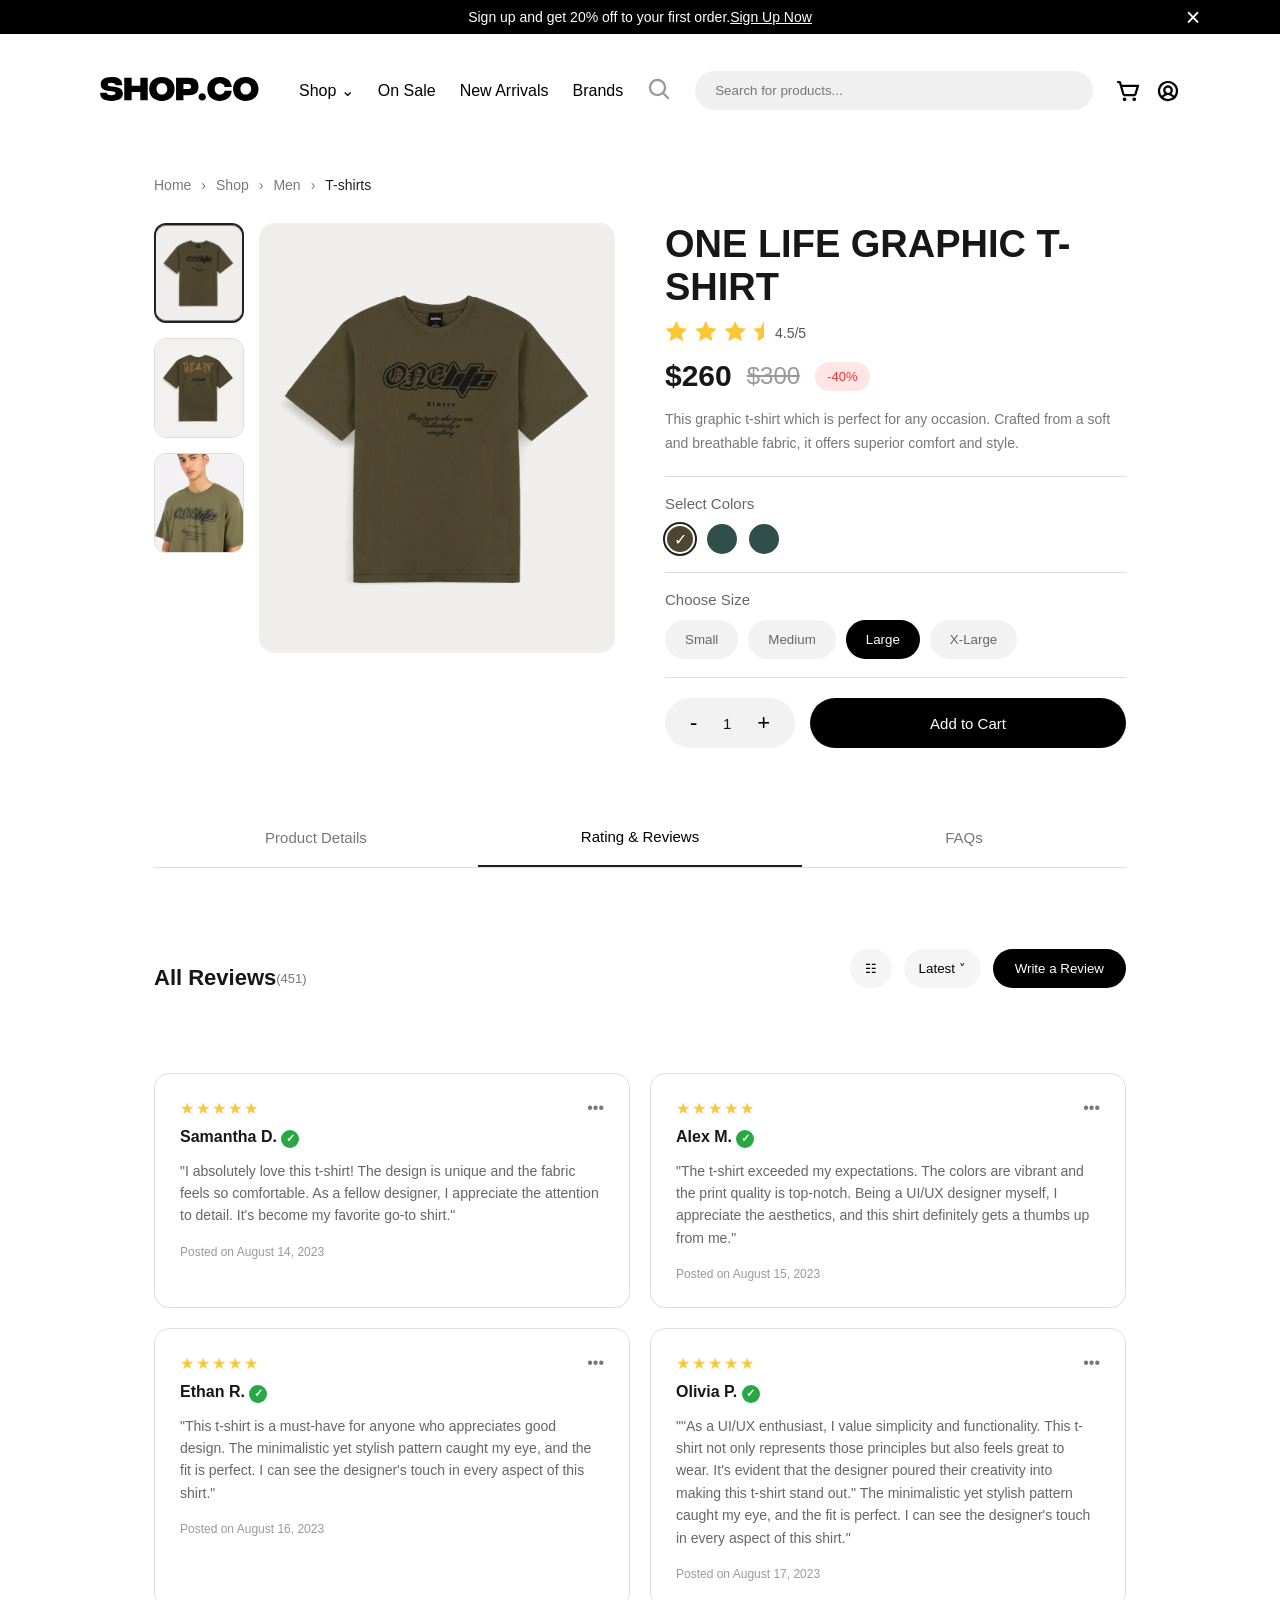
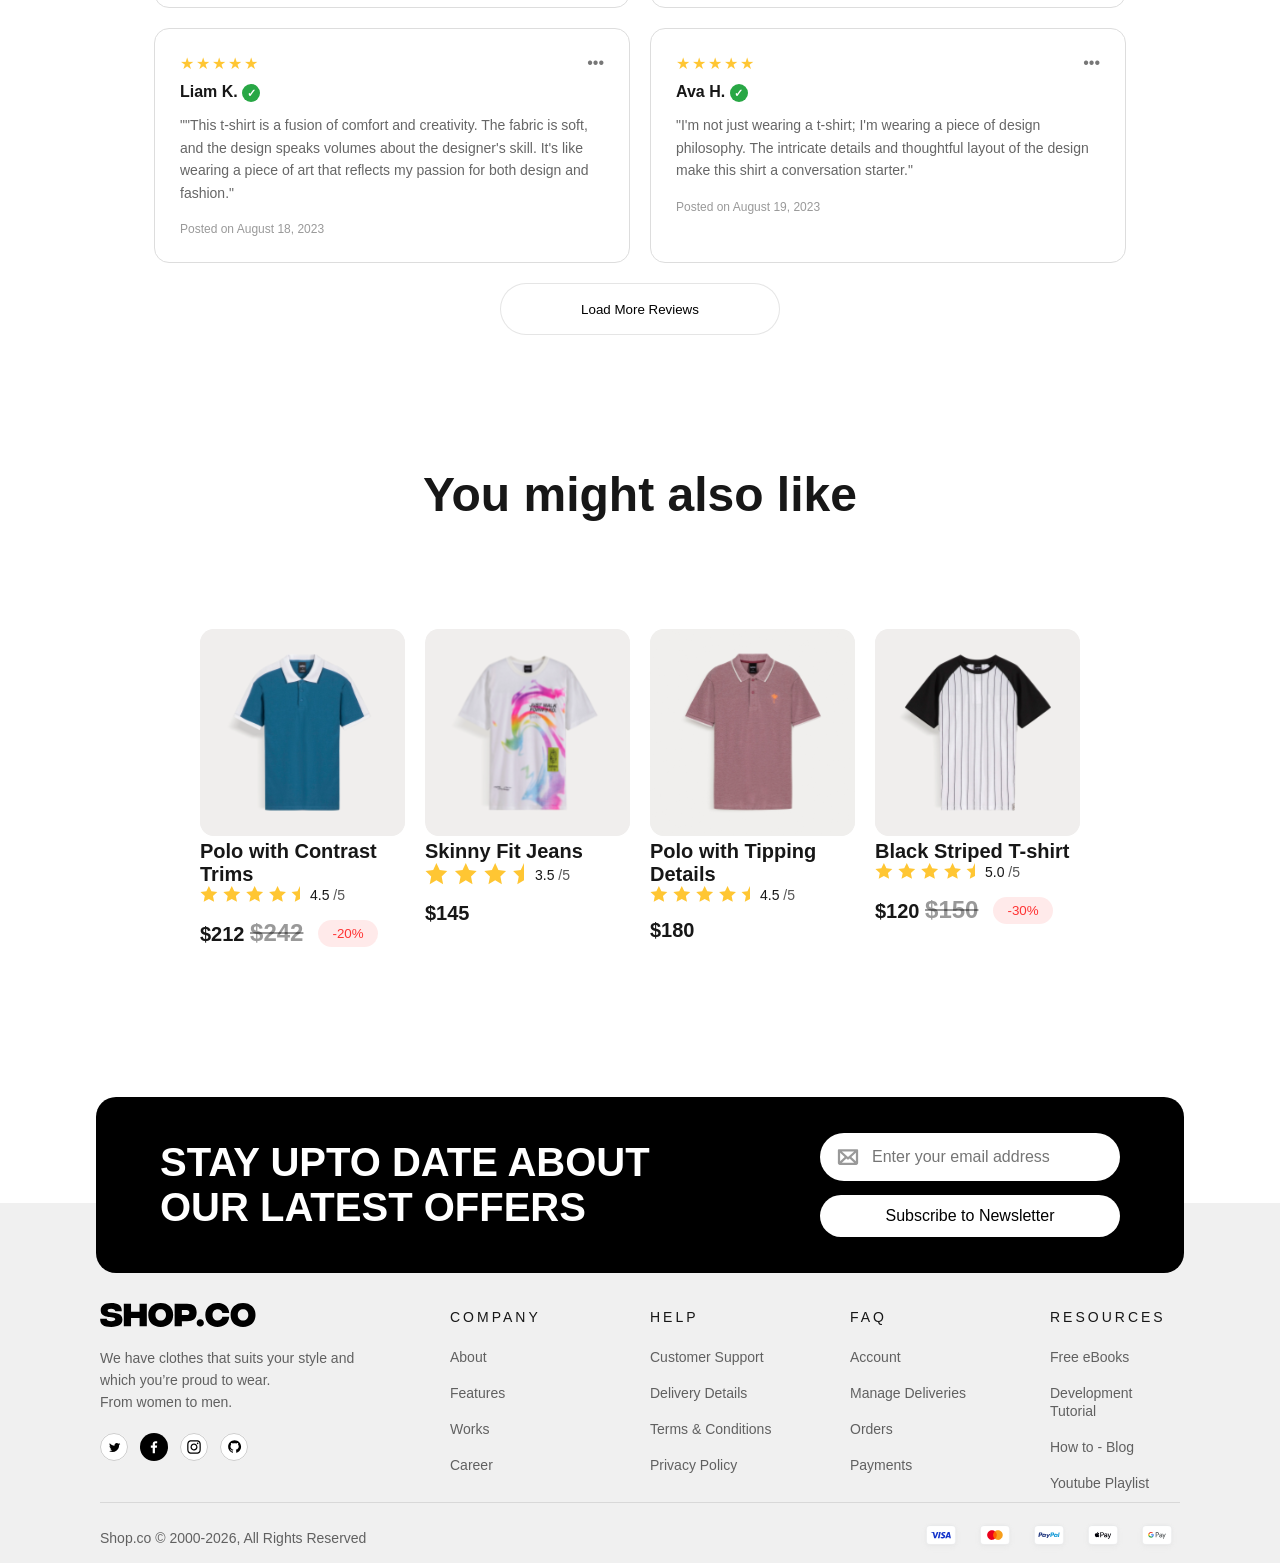
<file: on-sale.html>
<!DOCTYPE html>
<html lang="en">
<head>
    <meta charset="UTF-8">
    <meta name="viewport" content="width=device-width, initial-scale=1.0">
    <title>Document</title>
    <link rel="stylesheet" href="./Style/style.css">
    <link rel="stylesheet" href="./Style/product.css">
</head>
<body>
    <!-- banner -->
    <div class="banner">
        <p>Sign up and get 20% off to your first order.<a href="">Sign Up Now</a></p>
        <span> × </span>
    </div>
    <div class="container">
        <!-- header -->
        <header>
            <div class="logo"><img src="./image/SHOP.CO.svg" alt="logo"></div>
            <nav>
                <a href="./index.html"> Shop <span>⌄</span> </a>
                <a href="./on-sale.html">On Sale</a>
                <a href="./new-arrivals.html">New Arrivals </a>
                <a href="./brands.html"> Brands</a>
                <span><img src="./image/search.svg" alt="search"></span>
                <div class="search"><input type="text" placeholder="Search for products...">
                </div>
                <div class="icon">
                    <img src="./image/cart.svg" alt="cart">
                    <img src="./image/profiel.svg" alt="prof">
                </div>
            </nav>
        </header>
    <main class="product-page">
        <!-- Breadcrumb -->
        <div class="breadcrumb">
            <a href="#">Home</a>
            <span>›</span>
            <a href="#">Shop</a>
            <span>›</span>
            <a href="#">Men</a>
            <span>›</span>
            <span>T-shirts</span>
        </div>
        <section class="product-section">
            <!-- Images -->
            <div class="product-images">
                <div class="thumbnails">
                    <img src="./image/1 main.svg" alt="Product">
                    <img src="./image/2 main.svg" alt="Product">
                    <img src="./image/3 main.svg" alt="Product">
                </div>

                <div class="main-image">
                    <img src="./image/main product.svg"One Life Graphic T-Shirt">
                </div>

            </div>

            <!-- Product Info -->
            <div class="product-info">

                <h1>ONE LIFE GRAPHIC T-SHIRT</h1>

                <div class="rating">
                <img src="./image/bants.svg" alt="star">
                    <span>4.5/5</span>
                </div>

                <div class="price">
                    <span class="current-price">$260</span>
                    <span class="old-price">$300</span>
                    <span class="discount">-40%</span>
                </div>

                <p class="description">
                    This graphic t-shirt which is perfect for any occasion.
                    Crafted from a soft and breathable fabric, it offers
                    superior comfort and style.
                </p>

                <!-- Colors -->
                <div class="option">
                    <h3>Select Colors</h3>

                    <div class="colors">
                        <span class="color color1 active">✓</span>
                        <span class="color color2"></span>
                        <span class="color color3"></span>
                    </div>
                </div>

                <!-- Sizes -->
                <div class="option">
                    <h3>Choose Size</h3>

                    <div class="sizes">
                        <button>Small</button>
                        <button>Medium</button>
                        <button class="selected">Large</button>
                        <button>X-Large</button>
                    </div>
                </div>

                <!-- Quantity -->
                <div class="cart-row">

                    <div class="quantity">
                        <button>-</button>
                        <span>1</span>
                        <button>+</button>
                    </div>

                    <button class="add-cart">
                        Add to Cart
                    </button>

                </div>

            </div>

        </section>

        <!-- Tabs -->
        <section class="tabs">

            <button>Product Details</button>

            <button class="active-tab">
                Rating & Reviews
            </button>

            <button>FAQs</button>

        </section>

        <!-- Reviews -->
        <section class="reviews">

            <div class="reviews-header">

                <h2>
                    All Reviews
                    <span>(451)</span>
                </h2>

                <div class="review-actions">

                    <button class="filter">☷</button>

                    <button class="latest">
                        Latest ˅
                    </button>

                    <button class="write-review">
                        Write a Review
                    </button>

                </div>

            </div>

            <div class="reviews-container">

                <!-- Review 1 -->
                <div class="review-card">

                    <div class="review-top">
                        <div class="review-stars">
                            ★★★★★
                        </div>

                        <span class="dots">•••</span>
                    </div>

                    <h3>
                        Samantha D.
                        <span class="verified">✓</span>
                    </h3>

                    <p>
                        "I absolutely love this t-shirt! The design is unique
                        and the fabric feels so comfortable. As a fellow
                        designer, I appreciate the attention to detail.
                        It's become my favorite go-to shirt."
                    </p>

                    <span class="date">
                        Posted on August 14, 2023
                    </span>

                </div>

                <!-- Review 2 -->
                <div class="review-card">

                    <div class="review-top">
                        <div class="review-stars">
                            ★★★★★
                        </div>

                        <span class="dots">•••</span>
                    </div>

                    <h3>
                        Alex M.
                        <span class="verified">✓</span>
                    </h3>

                    <p>
                        "The t-shirt exceeded my expectations. The colors are
                        vibrant and the print quality is top-notch. Being a
                        UI/UX designer myself, I appreciate the aesthetics,
                        and this shirt definitely gets a thumbs up from me."
                    </p>

                    <span class="date">
                        Posted on August 15, 2023
                    </span>

                </div>

                <!-- 3 -->

                 <div class="review-card">

                    <div class="review-top">
                        <div class="review-stars">
                            ★★★★★
                        </div>

                        <span class="dots">•••</span>
                    </div>

                    <h3>
                        Ethan R.
                        <span class="verified">✓</span>
                    </h3>

                    <p>
                        "This t-shirt is a must-have for anyone who appreciates good design.
                         The minimalistic yet stylish pattern caught my eye, and the fit is perfect. I can see the designer's touch in every aspect of this shirt."
                    </p>
                    <span class="date">
                        Posted on August 16, 2023
                    </span>

            </div>
            <!-- 4 -->
            <div class="review-card">

                    <div class="review-top">
                        <div class="review-stars">
                            ★★★★★
                        </div>

                        <span class="dots">•••</span>
                    </div>

                    <h3>
                        Olivia P.
                        <span class="verified">✓</span>
                    </h3>

                    <p>
                        ""As a UI/UX enthusiast, I value simplicity and functionality. This t-shirt not only represents those principles but also feels great to wear. It's evident that the designer poured their creativity into making this t-shirt stand out."
                         The minimalistic yet stylish pattern caught my eye, and the fit is perfect. I can see the designer's touch in every aspect of this shirt."
                    </p>
                    <span class="date">
                        Posted on August 17, 2023
                    </span>
            </div>

            <!-- 5 -->
             <div class="review-card">

                    <div class="review-top">
                        <div class="review-stars">
                            ★★★★★
                        </div>

                        <span class="dots">•••</span>
                    </div>

                    <h3>
                       Liam K.
                        <span class="verified">✓</span>
                    </h3>

                    <p>
                        ""This t-shirt is a fusion of comfort and creativity. The fabric is soft, and the design speaks volumes about the designer's skill. It's like wearing a piece of art that reflects my passion for both design and fashion."
                    </p>
                    <span class="date">
                        Posted on August 18, 2023
                    </span>

            </div>
            <!-- 6 -->
            <div class="review-card">

                    <div class="review-top">
                        <div class="review-stars">
                            ★★★★★
                        </div>

                        <span class="dots">•••</span>
                    </div>

                    <h3>
                      Ava H.
                        <span class="verified">✓</span>
                    </h3>

                    <p>
                       "I'm not just wearing a t-shirt; I'm wearing a piece of design philosophy. The intricate details and thoughtful layout of the design make this shirt a conversation starter."
                    </p>
                    <span class="date">
                        Posted on August 19, 2023
                    </span>
                    
            </div>

            <button class="btn">Load More Reviews</button>

        </section>
    </main>
    
    <h2> You might also like</h2>
    <div class="products">
        <div class="card">
            <img src="./image/blue t .svg" alt=" B T-shirt">

            <h3>Polo with Contrast Trims</h3>

            <div class="rating">
                <img src="./image/stars.svg" alt="star">
                <p>4.5 <span>/5</span></p>
            </div>

             <div class="price">
                <h3>$212 <span>$242</span></h3>
                <button>-20%</button>
            </div>
        </div>


        <div class="card">
            <img src="./image/wite t.svg" alt="w t-shirt">

            <h3>Skinny Fit Jeans</h3>

            <div class="rating">
                <img src="./image/bants.svg" alt="star">
                <p>3.5 <span>/5</span></p>
            </div>

            <div class="price">
                <h3>$145</h3>
            </div>
        </div>


        <div class="card">
            <img src="./image/bink t.svg" alt="bink t-shirt">

            <h3>Polo with Tipping Details</h3>

            <div class="rating">
                <img src="./image/stars.svg" alt="star">
                <p>4.5 <span>/5</span></p>
            </div>

            <div class="price">
                <h3>$180</h3>
            </div>
        </div>

        <div class="card">
            <img src="./image/zebra t.svg" alt=" Z shirt">

            <h3>Black Striped T-shirt</h3>

            <div class="rating">
                <img src="./image/stars.svg" alt="stars">
                <p>5.0 <span>/5</span></p>
            </div>

            <div class="price">
                <h3>$120 <span>$150</span></h3>
                <button>-30%</button>
            </div>
        </div>
    </div>
    </div>


    <!-- black-card -->
    <div class="black-card">
        <h3 class="STAY-UP">
            STAY UPTO DATE ABOUT<br>
            OUR LATEST OFFERS
        </h3>
        <div class="email">
            <div class="email-input">
                <img src="./image/email.svg" alt="email">
                <input type="email" placeholder="Enter your email address">
            </div>
            <button class="Subscribe">
                Subscribe to Newsletter
            </button>
        </div>
    </div>
    <!-- footer -->

    <footer>
        <div class="footer">

            <div class="icon">
                <img src="./image/SHOP.CO (1).svg" alt="icon">
            </div>

            <p>
                We have clothes that suits your style and<br> which you’re proud to wear.
                <br> From women to men.
            </p>

            <div class="social-icons">
                <img src="./image/1.svg" alt="Twitter">
                <img src="./image/2.svg" alt="Facebook">
                <img src="./image/3.svg" alt="Instagram">
                <img src="./image/4.svg" alt="GitHub">
            </div>

            <div class="footer-links">
                <div>
                    <h3>COMPANY</h3>
                    <a href="#">About</a>
                    <a href="#">Features</a>
                    <a href="#">Works</a>
                    <a href="#">Career</a>
                </div>

                <div>
                    <h3>HELP</h3>
                    <a href="#">Customer Support</a>
                    <a href="#">Delivery Details</a>
                    <a href="#">Terms & Conditions</a>
                    <a href="#">Privacy Policy</a>
                </div>

                <div>
                    <h3>FAQ</h3>
                    <a href="#">Account</a>
                    <a href="#">Manage Deliveries</a>
                    <a href="#">Orders</a>
                    <a href="#">Payments</a>
                </div>

                <div>
                    <h3>RESOURCES</h3>
                    <a href="#">Free eBooks</a>
                    <a href="#">Development Tutorial</a>
                    <a href="#">How to - Blog</a>
                    <a href="#">Youtube Playlist</a>
                </div>
            </div>
            <div class="footer-bottom">
                <p>Shop.co © 2000-2026, All Rights Reserved</p>

                <div class="payment">
                    <img src="./image/Badge.svg" alt="Visa">
                    <img src="./image/Badge (1).svg" alt="Mastercard">
                    <img src="./image/Badge (2).svg" alt="PayPal">
                    <img src="./image/Badge (3).svg" alt="Apple Pay">
                    <img src="./image/Badge (4).svg" alt="Google Pay">
                </div>
            </div>
        </div>
    </footer>


</body>
</html>
</file>
<file: Style/style.css>
* {
  margin: 0;
  padding: 0;
  box-sizing: border-box;
}

body {
  overflow-x: hidden;
}

:root {
  --color-pr: #000000;
  --color-sac: #00000099;
}

/* banner */

.banner {
  background-color: var(--color-pr);
  position: relative;
}

.banner p {
  font-family: "Plus Jakarta Sans", sans-serif;
  padding: 9px;
  display: flex;
  align-items: center;
  justify-content: center;
  font-weight: 400;
  font-size: 14px;
  color: #ffffff;
}

.banner a {
  color: #ffffff;
}

.banner span {
  position: absolute;
  color: #ffffff;
  font-size: 25px;
  width: 14px;
  height: 14px;
  right: 80px;
  top: 50%;
  transform: translateY(-50%);
  display: flex;
  justify-content: center;
  align-items: center;
}

.container {
  padding: 0 100px;
}

header {
  display: flex;
  align-items: center;
  gap: 40px;
  padding: 37px 0;
  background-color: #fff;
}

nav {
  display: flex;
  align-items: center;
  gap: 24px;
  flex: 1;
}

nav a {
  font-family: "Plus Jakarta Sans", sans-serif;
  text-decoration: none;
  color: #000000;
  gap: 24px;
}

.search {
  flex: 1;
}

.search input {
  width: 100%;
  border: none;
  background-color: #f0f0f0;
  border-radius: 62px;
  padding: 12px 20px;
}

.icon {
  display: flex;
  align-items: center;
  gap: 15px;
}

.icon img {
  width: 24px;
  cursor: pointer;
}

/* HERO */
.hero {
  width: 100%;
  background-color: #f2f0f1;
  display: flex;
  align-items: center;
  justify-content: space-between;
  padding: 0 70px 0 100px;
}

.hero-text {
  width: 48%;
  padding-top: 103px;
}

.hero-text h1 {
  font-size: 64px;
  font-weight: 900;
  color: #000000;
  margin-bottom: 25px;
}

.hero-text p {
  font-weight: 400;
  font-size: 16px;
  color: var(--color-sac);
  margin-bottom: 25px;
}

.hero-text button {
  gap: 12px;
  border-radius: 62px;
  padding: 16px 54px;
  color: #ffff;
  background-color: var(--color-pr);
}

.stats {
  display: flex;
  align-items: center;
  gap: 48px;
  margin-top: 40px;
}

.stats div {
  display: flex;
  flex-direction: column;
}

.stats h2 {
  font-size: 40px;
  font-weight: 700;
  color: var(--color-pr);
  margin-bottom: 3px;
}

.stats span {
  font-size: 16px;
  color: #00000099;
  padding-bottom: 116px;
}

.hero-img {
  width: 52%;
  height: 663px;
  position: relative;
  display: flex;
  align-items: flex-end;
  justify-content: center;
}

.hero-img img:first-child {
  width: 100%;
  height: 100%;
  object-fit: contain;
}

.hero-img img:nth-child(2) {
  position: absolute;
  width: 104px;
  top: 110px;
  right: 20px;
}

.hero-img img:nth-child(3) {
  position: absolute;
  width: 56px;
  top: 280px;
  left: 35px;
}

.brands-banner {
  color: #fff;
  display: flex;
  justify-content: space-between;
  padding: 44px;
  background-color: var(--color-pr);
  font-weight: 900;
}

.brands-banner span {
  display: flex;
  font-weight: 700;
  font-size: 64px;
  color: #ffffff;
}

h2 {
  display: flex;
  align-items: center;
  justify-content: center;
  font-weight: 700;
  font-size: 48px;
  vertical-align: middle;
  padding-top: 72px;
  padding-bottom: 52px;
}

/* products */

.products {
  display: flex;
  gap: 20px;
  padding: 55px 100px;
  /* border-bottom: 1px solid #0000001A; */
}

.products .card {
  width: calc((100% - 60px) / 4);
}

.card > img:first-child {
  width: 100%;
}

.card h3 {
  font-weight: 700;
  font-size: 20px;
}

.card h3 span {
  color: #00000066;
  text-decoration: line-through;
  font-weight: 700;
  font-size: 24px;
}

.rating {
  display: flex;
  align-items: center;
  gap: 10px;
}

.rating img {
  width: 100px;
}

.rating p {
  font-weight: 400;
  font-size: 14px;
  margin: 0;
}

.rating p span {
  color: #00000066;
}

.price {
  display: flex;
  align-items: center;
  gap: 10px;
}

.price h3 {
  margin: 0;
}

.price button {
  border-radius: 62px;
  padding: 6px 14px;
  border: none;
  background-color: #ff33331a;
  color: #ff3333;
}

.btn {
  display: flex;
  align-items: center;
  justify-content: center;
  background-color: #ffffff;
  padding: 15px 80px;
  height: 52px;
  border-radius: 62px;
  border: 1px solid;
  border-color: #0000001a;
  margin: 0 auto;
}

.products + .btn:hover {
  background-color: #d6d5d5;
  color: var(--color-pr);
}

.products .card {
  transition: 0.3s;
}

.products .card:hover {
  transform: scale(1.02);
}

/* top-selling */

.top-selling {
  display: flex;
  flex-wrap: wrap;
  gap: 20px;
  padding: 55px 100px;
}

.top-selling .card {
  width: calc((100% - 60px) / 4);
}

.top-selling .btn {
  display: flex;
  align-items: center;
  justify-content: center;
  margin: 20px auto 0;
}

.top-selling .btn {
  transition: 0.3s;
}

.top-selling .btn:hover {
  background-color: #d6d5d5;
  color: var(--color-pr);
}

.top-selling .card {
  transition: 0.3s;
}

.top-selling .card:hover {
  transform: scale(1.02);
}

/* About */
.About {
  background-color: #f0f0f0;
  border-radius: 24px;
  margin: 80px 100px;
}

.About .images {
  display: flex;
  flex-wrap: wrap;
  gap: 20px;
  padding: 64px;
}

.About .card {
  position: relative;
  height: 289px;
  overflow: hidden;
  border-radius: 20px;
}

.About .card img {
  width: 100%;
  height: auto;
  display: block;
}

.About .position {
  position: absolute;
  top: 25px;
  left: 36px;
  font-weight: 700;
  font-size: 36px;
}

/* our-happy */

.our-happy {
  padding: 60px 100px;
  display: flex;
  gap: 20px;
}

.arrows {
  padding: 0 100px;
  display: flex;
  justify-content: space-between;
  align-items: center;
  margin-bottom: 40px;
}

.arrows h2 {
  font-size: 48px;
  padding: 40px 0;
}

.arrow-buttons {
  display: flex;
  align-items: center;
  gap: 10px;
}

.arrow-buttons img {
  width: 24px;
  height: 24px;
}

/* Customer Cards */
.cards {
  display: flex;
  padding: 0 100px;
  gap: 20px;
}

.cover {
  width: calc((100% - 40px) / 3);
  gap: 20px;
  border: 1px solid#0000001A;
  border-radius: 20px;
  padding: 25px;
  background-color: #ffffff;
}

.cover h3 {
  display: flex;
  align-items: center;
  gap: 5px;
  font-size: 20px;
  margin: 12px;
}

.cover p {
  font-weight: 400;
  font-size: 16px;
  line-height: 22px;
  color: #00000099;
}

.cover {
  transition: 0.2s ease;
}

.cover:hover {
  transform: translateX(5px);
  border-color: #000000;
}

/* black-card */

.black-card {
  position: relative;
  z-index: 2;
  margin: 80px auto -70px;
  width: 85%;
  border-radius: 20px;
  padding: 36px 64px;
  background-color: var(--color-pr);
  display: flex;
  justify-content: space-between;
  align-items: center;
}

.black-card h3 {
  margin: 0;
  font-weight: 700;
  font-size: 40px;
  line-height: 45px;
  color: #ffffff;
}

.email {
  display: flex;
  flex-direction: column;
  gap: 14px;
  width: 300px;
}

.email-input {
  display: flex;
  align-items: center;
  gap: 12px;
  background-color: #ffffff;
  border-radius: 62px;
  padding: 12px 16px;
}

.email-input img {
  width: 24px;
  height: 24px;
}

.email-input input {
  width: 100%;
  border: none;
  outline: none;
  font-size: 16px;
}

.Subscribe {
  width: 100%;
  border: none;
  color: #000000;
  background-color: #ffffff;
  border-radius: 62px;
  padding: 12px 16px;
  font-size: 16px;
  cursor: pointer;
}

/* footer */

footer {
  background-color: #f0f0f0;
}

.footer {
  position: relative;
  min-height: 360px;
  padding: 100px 100px 30px;
  background-color: #f0f0f0;
}

.footer .icon img {
  width: 156px;
  height: auto;
  margin: 0 0 20px;
}

.footer > p {
  margin: 0 0 20px;
  font-weight: 400;
  font-size: 14px;
  line-height: 22px;
  color: #00000099;
}

.social-icons {
  display: flex;
  gap: 12px;
  margin: 0;
}

.social-icons img {
  width: 28px;
  height: 28px;
}

.footer-links {
  position: absolute;
  top: 105px;
  right: 100px;
  display: flex;
  gap: 70px;
}

.footer-links > div {
  width: 130px;
}

.footer-links h3 {
  margin: 0 0 22px;
  font-weight: 500;
  font-size: 14px;
  line-height: 18px;
  letter-spacing: 3px;
  text-transform: uppercase;
}

.footer-links a {
  display: block;
  margin-bottom: 18px;
  text-decoration: none;
  color: #00000099;
  font-size: 14px;
  line-height: 18px;
}

.footer-links a:hover {
  color: #000000;
}

.footer-bottom {
  position: absolute;
  left: 100px;
  right: 100px;
  bottom: 10px;
  padding-top: 20px;
  border-top: 1px solid #0000001a;
  display: flex;
  justify-content: space-between;
  align-items: center;
}

.footer-bottom p {
  font-weight: 400;
  font-size: 14px;
  line-height: 18px;
  color: #00000099;
}

.payment {
  display: flex;
  align-items: center;
  gap: 8px;
}

.payment img {
  width: 46px;
  height: 30px;
  object-fit: contain;
}

/*  Responsive  */

/* 1208px */
@media (max-width: 1208px) and (min-width: 993px) {
  .About {
    margin: 60px 50px;
  }

  .About .images {
    padding: 40px;
    gap: 20px;
  }

  .About .card {
    height: 250px;
  }

  .About .card img {
    width: 100%;
    height: 100%;
    object-fit: cover;
  }

  .About .position {
    top: 20px;
    left: 25px;
    font-size: 30px;
  }
}

/* Tablet */
@media (max-width: 992px) {
  .container {
    padding: 0 40px;
  }

  .banner span {
    right: 30px;
  }

  header {
    gap: 20px;
    padding: 25px 0;
  }

  nav {
    gap: 15px;
  }

  nav a {
    font-size: 14px;
  }

  .search {
    flex: 1;
  }

  /* Hero */

  .hero {
    padding: 0 40px;
  }

  .hero-text {
    width: 50%;
    padding-top: 60px;
  }

  .hero-text h1 {
    font-size: 45px;
  }

  .hero-text p {
    font-size: 14px;
  }

  .stats {
    gap: 20px;
  }

  .stats h2 {
    font-size: 28px;
  }

  .stats span {
    font-size: 13px;
    padding-bottom: 60px;
  }

  .hero-img {
    width: 50%;
    height: 500px;
  }

  .hero-img img:nth-child(2) {
    width: 75px;
    top: 80px;
    right: 0;
  }

  .hero-img img:nth-child(3) {
    width: 45px;
    top: 220px;
    left: 10px;
  }

  /* Brands */

  .brands-banner {
    padding: 30px 40px;
  }

  .brands-banner span {
    font-size: 38px;
  }

  h2 {
    font-size: 38px;
    padding-top: 55px;
    padding-bottom: 35px;
  }

  /* New Arrivals + Top Selling */

  .products,
  .top-selling {
    padding: 40px;
    gap: 20px;
    flex-wrap: wrap;
  }

  .products .card,
  .top-selling .card {
    width: calc((100% - 20px) / 2);
  }

  /* About */

  .About {
    margin: 60px 40px;
  }

  .About .images {
    padding: 40px;
    gap: 20px;
  }

  .About .card {
    width: calc((100% - 20px) / 2);
    height: 250px;
  }

  .About .card img {
    width: 100%;
    height: 100%;
    object-fit: cover;
  }

  .About .position {
    top: 20px;
    left: 25px;
    font-size: 30px;
  }

  .arrows {
    padding: 0 40px;
    margin-bottom: 30px;
  }

  .arrows h2 {
    font-size: 38px;
  }

  .cards {
    padding: 0 40px;
    gap: 15px;
  }

  .cover {
    width: calc((100% - 30px) / 3);
    padding: 20px;
  }

  .cover p {
    font-size: 14px;
  }

  .black-card {
    width: 90%;
    padding: 30px 40px;
  }

  .black-card h3 {
    font-size: 30px;
    line-height: 36px;
  }

  .email {
    width: 260px;
  }

  /* Footer */

  /* Footer */

  .footer {
    padding: 100px 40px 30px;
  }

  .footer-links {
    position: static;
    display: flex;
    flex-wrap: wrap;
    gap: 35px 20px;
    margin-top: 40px;
  }

  .footer-links > div {
    width: calc(50% - 10px);
  }

  .footer-links h3 {
    margin-bottom: 15px;
  }

  .footer-links a {
    margin-bottom: 12px;
  }

  .footer-bottom {
    position: static;
    margin-top: 30px;
    padding-top: 20px;
  }
}

/* Mobile */
@media (max-width: 767px) {
  .container {
    padding: 0 16px;
  }

  /* Banner */

  .banner p {
    font-size: 12px;
    padding: 10px 40px 10px 15px;
    text-align: center;
  }

  .banner span {
    right: 15px;
    font-size: 22px;
  }

  header {
    padding: 20px 0;
  }

  nav {
    gap: 12px;
  }

  nav a {
    display: none;
  }

  nav > span {
    display: block;
  }

  nav .search {
    display: block;
  }

  .search input {
    padding: 10px 15px;
    font-size: 12px;
  }

  .icon {
    gap: 10px;
  }

  .icon img {
    width: 21px;
  }

  /* Hero */

  .hero {
    flex-direction: column;
    padding: 0 16px;
  }

  .hero-text {
    width: 100%;
    padding-top: 45px;
  }

  .hero-text h1 {
    font-size: 36px;
    line-height: 1.1;
    margin-bottom: 20px;
  }

  .hero-text p {
    font-size: 14px;
    line-height: 21px;
    margin-bottom: 20px;
  }

  .hero-text button {
    width: 100%;
    padding: 14px;
  }

  .stats {
    gap: 15px;
    margin-top: 30px;
    justify-content: center;
  }

  .stats div {
    align-items: center;
    text-align: center;
  }

  .stats h2 {
    font-size: 22px;
  }

  .stats span {
    font-size: 11px;
    padding-bottom: 30px;
  }

  .hero-img {
    width: 100%;
    height: 400px;
  }

  .hero-img img:nth-child(2) {
    width: 65px;
    top: 60px;
    right: 5px;
  }

  .hero-img img:nth-child(3) {
    width: 40px;
    top: 170px;
    left: 5px;
  }

  /* Brands */

  .brands-banner {
    padding: 25px 15px;
    flex-wrap: wrap;
    justify-content: center;
    gap: 20px 30px;
  }

  .brands-banner span {
    font-size: 25px;
  }

  h2 {
    font-size: 32px;
    padding-top: 50px;
    padding-bottom: 25px;
    text-align: center;
  }

  /* New Arrivals + Top Selling */

  .products,
  .top-selling {
    padding: 25px 16px;
    gap: 20px;
    flex-wrap: wrap;
  }

  .products .card,
  .top-selling .card {
    width: calc((100% - 20px) / 2);
  }

  .card h3 {
    font-size: 16px;
  }

  .card h3 span {
    font-size: 18px;
  }

  .rating {
    gap: 5px;
  }

  .rating img {
    width: 75px;
  }

  .rating p {
    font-size: 12px;
  }

  .price {
    gap: 5px;
    flex-wrap: wrap;
  }

  .price button {
    padding: 5px 10px;
    font-size: 11px;
  }

  .btn {
    padding: 13px 50px;
  }

  /* About */

  .About {
    margin: 50px 16px;
  }

  .About .images {
    padding: 20px;
    gap: 15px;
  }

  .About .card {
    width: 100%;
    height: auto;
  }

  .About .card img {
    width: 100%;
    height: auto;
    object-fit: contain;
  }

  .About .position {
    top: 20px;
    left: 25px;
    font-size: 28px;
  }

  .arrows {
    padding: 0 16px;
    margin-bottom: 20px;
  }

  .arrows h2 {
    font-size: 28px;
    padding: 30px 0;
  }

  .arrow-buttons {
    gap: 5px;
  }

  .arrow-buttons img {
    width: 20px;
    height: 20px;
  }

  .cards {
    padding: 0 16px;
    flex-direction: column;
    gap: 15px;
  }

  .cover {
    width: 100%;
    padding: 20px;
  }

  .cover h3 {
    font-size: 18px;
  }

  .cover p {
    font-size: 14px;
    line-height: 21px;
  }

  .black-card {
    width: calc(100% - 32px);
    margin: 60px auto -60px;
    padding: 25px 20px;
    flex-direction: column;
    align-items: stretch;
    gap: 25px;
  }

  .black-card h3 {
    font-size: 28px;
    line-height: 34px;
  }

  .email {
    width: 100%;
  }

  /* Footer */

  .footer {
    padding: 100px 16px 30px;
  }

  .footer-links {
    position: static;
    display: grid;
    grid-template-columns: 1fr 1fr;
    gap: 30px 20px;
    margin-top: 40px;
  }

  .footer-links > div {
    width: 100%;
  }

  .footer-links h3 {
    margin-bottom: 15px;
  }

  .footer-links a {
    margin-bottom: 12px;
    font-size: 13px;
  }

  .footer-bottom {
    position: static;
    margin-top: 30px;
    padding-top: 20px;
    display: flex;
    flex-direction: column;
    gap: 15px;
    text-align: center;
  }

  .payment {
    flex-wrap: wrap;
    justify-content: center;
  }
}

/* Small Mobile */
@media (max-width: 480px) {
  .hero-text h1 {
    font-size: 32px;
  }

  .stats {
    gap: 10px;
  }

  .stats h2 {
    font-size: 20px;
  }

  .stats span {
    font-size: 10px;
  }

  .brands-banner span {
    font-size: 20px;
  }

  h2 {
    font-size: 28px;
  }

  /* New Arrivals + Top Selling */

  .products,
  .top-selling {
    gap: 12px;
    padding: 20px 12px;
  }

  .products .card,
  .top-selling .card {
    width: calc((100% - 12px) / 2);
  }

  .card h3 {
    font-size: 14px;
  }

  .card h3 span {
    font-size: 16px;
  }

  .rating img {
    width: 65px;
  }

  .rating p {
    font-size: 11px;
  }

  .price h3 {
    font-size: 18px;
  }

  .price button {
    padding: 4px 8px;
    font-size: 10px;
  }

  /* About */

  .About {
    margin: 40px 12px;
  }

  .About .images {
    padding: 15px;
    gap: 12px;
  }

  .About .position {
    top: 15px;
    left: 20px;
    font-size: 24px;
  }

  .arrows h2 {
    font-size: 25px;
  }

  .black-card {
    width: calc(100% - 24px);
    padding: 22px 16px;
  }

  .black-card h3 {
    font-size: 23px;
    line-height: 29px;
  }
}
</file>
<file: Style/brands.css>
* {
    margin: 0;
    padding: 0;
    box-sizing: border-box;
}

body {
    font-family: Arial, sans-serif;
    color: #111;
    background-color: #fff;
}

.cart-page {
    width: 90%;
    max-width: 1200px;
    margin: auto;
}


.breadcrumb {
    display: flex;
    align-items: center;
    gap: 10px;
    margin-top: 35px;
    font-size: 13px;
    color: #777;
}

.breadcrumb i {
    font-size: 9px;
}


/* Title */

.cart-page h1 {
    font-size: 38px;
    font-weight: 900;
    margin: 25px 0;
}


/* Cart Content */

.cart-content {
    display: flex;
    gap: 25px;
    align-items: flex-start;
}


/* Cart Items */

.cart-items {
    width: 62%;
    border: 1px solid #ddd;
    border-radius: 20px;
    padding: 15px 20px;
}

.cart-item {
    display: flex;
    align-items: center;
    gap: 20px;
    padding: 15px 0;
    border-bottom: 1px solid #eee;
}

.cart-item:last-child {
    border-bottom: none;
}

.cart-item img {
    width: 120px;
    height: 120px;
    object-fit: contain;
    background-color: #f5f5f5;
    border-radius: 10px;
}

.item-info {
    flex: 1;
}

.item-info h3 {
    font-size: 17px;
    margin-bottom: 7px;
}

.item-info p {
    font-size: 12px;
    color: #777;
    margin-bottom: 4px;
}

.item-info strong {
    display: block;
    font-size: 20px;
    margin-top: 8px;
}


.item-actions {
    height: 110px;
    display: flex;
    flex-direction: column;
    justify-content: space-between;
    align-items: flex-end;
}

.item-actions > i {
    color: #ff3333;
    cursor: pointer;
}


/* Quantity */

.quantity {
    display: flex;
    align-items: center;
    gap: 12px;
    background-color: #f5f5f5;
    border-radius: 20px;
    padding: 7px 12px;
}

.quantity button {
    border: none;
    background: none;
    font-size: 18px;
    cursor: pointer;
}

.quantity span {
    font-size: 14px;
}


/* Order Summary */

.order-summary {
    width: 38%;
    border: 1px solid #ddd;
    border-radius: 20px;
    padding: 25px;
}

.order-summary h2 {
    font-size: 22px;
    margin-bottom: 25px;
}

.summary-row,
.summary-total {
    display: flex;
    justify-content: space-between;
    margin-bottom: 18px;
}

.summary-row span,
.summary-total span {
    color: #777;
}

.summary-row strong {
    font-size: 16px;
}

.discount strong {
    color: #ff3333;
}

.summary-total {
    border-top: 1px solid #ddd;
    padding-top: 20px;
    margin-top: 20px;
}

.summary-total strong {
    font-size: 20px;
}


/* Promo */

.promo {
    display: flex;
    gap: 10px;
    margin-top: 25px;
}

.promo div {
    flex: 1;
    display: flex;
    align-items: center;
    gap: 8px;
    background-color: #f5f5f5;
    border-radius: 25px;
    padding: 12px 15px;
}

.promo i {
    color: #777;
}

.promo input {
    border: none;
    outline: none;
    background: none;
    width: 100%;
}

.promo button {
    border: none;
    background-color: #111827;
    color: white;
    padding: 0 22px;
    border-radius: 25px;
    cursor: pointer;
}


/* Checkout */

.checkout {
    width: 100%;
    margin-top: 20px;
    padding: 15px;
    border: none;
    border-radius: 25px;
    background-color: #111827;
    color: white;
    font-size: 15px;
    cursor: pointer;
}

.checkout i {
    margin-left: 8px;
}


/* Newsletter */

.newsletter {
    margin-top: 55px;
    padding: 30px 35px;
    background-color: #111827;
    border-radius: 20px;
    color: white;
    display: flex;
    justify-content: space-between;
    align-items: center;
}

.newsletter h2 {
    font-size: 28px;
    line-height: 1.1;
}

.newsletter-form {
    width: 35%;
}

.email-box {
    background-color: white;
    border-radius: 25px;
    padding: 10px 15px;
    display: flex;
    align-items: center;
    gap: 10px;
}

.email-box i {
    color: #777;
}

.email-box input {
    width: 100%;
    border: none;
    outline: none;
}

.newsletter-form button {
    width: 100%;
    border: none;
    border-radius: 25px;
    padding: 11px;
    margin-top: 10px;
    background-color: white;
    cursor: pointer;
}


/* Responsive */

@media (max-width: 992px) {

    .cart-page {
        width: 92%;
    }

    .cart-content {
        gap: 20px;
    }

    .cart-items {
        width: 60%;
    }

    .order-summary {
        width: 40%;
        padding: 20px;
    }

    .cart-item img {
        width: 95px;
        height: 95px;
    }

    .item-info h3 {
        font-size: 15px;
    }

    .item-info strong {
        font-size: 18px;
    }

    .newsletter {
        padding: 25px;
    }

    .newsletter h2 {
        font-size: 24px;
    }

    .newsletter-form {
        width: 40%;
    }
}


@media (max-width: 768px) {

    .cart-page {
        width: 94%;
    }

    .cart-content {
        flex-direction: column;
    }

    .cart-items,
    .order-summary {
        width: 100%;
    }

    .cart-item img {
        width: 100px;
        height: 100px;
    }

    .newsletter {
        flex-direction: column;
        align-items: flex-start;
        gap: 20px;
    }

    .newsletter-form {
        width: 100%;
    }
}


@media (max-width: 500px) {

    .cart-page h1 {
        font-size: 30px;
        margin: 20px 0;
    }

    .cart-items {
        padding: 10px 15px;
    }

    .cart-item {
        gap: 10px;
    }

    .cart-item img {
        width: 75px;
        height: 75px;
    }

    .item-info h3 {
        font-size: 13px;
    }

    .item-info p {
        font-size: 10px;
    }

    .item-info strong {
        font-size: 16px;
    }

    .item-actions {
        height: 75px;
    }

    .quantity {
        gap: 7px;
        padding: 5px 8px;
    }

    .quantity button {
        font-size: 15px;
    }

    .order-summary {
        padding: 18px;
    }

    .promo {
        gap: 7px;
    }

    .promo button {
        padding: 0 15px;
    }

    .newsletter {
        padding: 25px 20px;
        margin-top: 35px;
    }

    .newsletter h2 {
        font-size: 21px;
    }
}
</file>
<file: Style/product.css>
* {
    margin: 0;
    padding: 0;
    box-sizing: border-box;
}

body {
    font-family: Arial, sans-serif;
    color: #171717;
    background-color: #fff;
}

.product-page {
    width: 90%;
    max-width: 1200px;
    margin: auto;
}

/* Breadcrumb */

.breadcrumb {
    display: flex;
    align-items: center;
    gap: 10px;
    margin: 30px 0;
    font-size: 14px;
    color: #777;
}

.breadcrumb a {
    text-decoration: none;
    color: #777;
}

.breadcrumb span:last-child {
    color: #222;
}

/* Product Section */

.product-section {
    display: flex;
    gap: 50px;
}

/* Images */

.product-images {
    width: 50%;
    display: flex;
    gap: 15px;
}

.thumbnails {
    width: 90px;
    display: flex;
    flex-direction: column;
    gap: 15px;
}

.thumbnails img {
    width: 90px;
    height: 100px;
    object-fit: cover;
    border-radius: 12px;
    cursor: pointer;
    border: 1px solid #ddd;
}

.thumbnails img:first-child {
    border: 2px solid #222;
}

.main-image {
    flex: 1;
    height: 430px;
    background-color: #f0f0f0;
    border-radius: 15px;
    display: flex;
    align-items: center;
    justify-content: center;
    overflow: hidden;
}

.main-image img {
    width: 100%;
    height: 100%;
    object-fit: contain;
}

/* Product Info */

.product-info {
    width: 50%;
}

.product-info h1 {
    font-size: 38px;
    font-weight: 800;
    margin-bottom: 12px;
}

.rating {
    display: flex;
    align-items: center;
    gap: 10px;
    margin-bottom: 15px;
}

.stars {
    color: #ffc633;
    font-size: 20px;
    letter-spacing: 2px;
}

.rating span:last-child {
    font-size: 14px;
    color: #555;
}

.price {
    display: flex;
    align-items: center;
    gap: 15px;
    margin-bottom: 15px;
}

.current-price {
    font-size: 30px;
    font-weight: bold;
}

.old-price {
    font-size: 24px;
    color: #999;
    text-decoration: line-through;
}

.discount {
    background-color: #ffe5e5;
    color: #ff3333;
    padding: 7px 12px;
    border-radius: 20px;
    font-size: 13px;
}

.description {
    color: #777;
    line-height: 1.7;
    font-size: 14px;
    max-width: 550px;
    padding-bottom: 20px;
    border-bottom: 1px solid #ddd;
}

/* Options */

.option {
    padding: 18px 0;
    border-bottom: 1px solid #ddd;
}

.option h3 {
    font-size: 15px;
    font-weight: 400;
    color: #666;
    margin-bottom: 12px;
}

/* Colors */

.colors {
    display: flex;
    gap: 12px;
}

.color {
    width: 30px;
    height: 30px;
    border-radius: 50%;
    display: flex;
    align-items: center;
    justify-content: center;
    color: white;
    cursor: pointer;
}

.color1 {
    background-color: #4F4631;
}

.color2 {
    background-color: #314F4A;
}

.color3 {
    background-color: #314F4A;
}

.color.active {
    border: 2px solid white;
    outline: 2px solid #222;
}

/* Sizes */

.sizes {
    display: flex;
    gap: 10px;
}

.sizes button {
    border: none;
    background-color: #f2f2f2;
    color: #666;
    padding: 12px 20px;
    border-radius: 25px;
    cursor: pointer;
}

.sizes button.selected {
    background-color: #000000;
    color: white;
}

/* Cart */

.cart-row {
    display: flex;
    gap: 15px;
    margin-top: 20px;
}

.quantity {
    width: 130px;
    background-color: #f2f2f2;
    border-radius: 25px;
    display: flex;
    align-items: center;
    justify-content: space-around;
    padding: 12px;
}

.quantity button {
    border: none;
    background: transparent;
    font-size: 22px;
    cursor: pointer;
}

.quantity span {
    font-size: 15px;
}

.add-cart {
    flex: 1;
    border: none;
    background-color: #000000;
    color: white;
    border-radius: 25px;
    font-size: 15px;
    cursor: pointer;
}

.add-cart:hover {
    background-color: #20283d;
}

/* Tabs */

.tabs {
    display: flex;
    justify-content: space-between;
    border-bottom: 1px solid #ddd;
    margin-top: 60px;
}

.tabs button {
    width: 33.33%;
    border: none;
    background: transparent;
    padding: 20px;
    font-size: 15px;
    color: #777;
    cursor: pointer;
}

.tabs .active-tab {
    color: #000000;
    border-bottom: 2px solid #222;
}

/* Reviews */

.reviews {
    padding: 25px 0 60px;
}

.reviews-header {
    display: flex;
    justify-content: space-between;
    align-items: center;
    margin-bottom: 30px;
}

.reviews-header h2 {
    font-size: 22px;
}

.reviews-header h2 span {
    font-size: 13px;
    color: #777;
    font-weight: normal;
}

.review-actions {
    display: flex;
    align-items: center;
    gap: 12px;
}

.filter,
.latest {
    border: none;
    background-color: #f5f5f5;
    padding: 12px 15px;
    border-radius: 20px;
    cursor: pointer;
}

.write-review {
    border: none;
    background-color:#000000;
    color: white;
    padding: 12px 22px;
    border-radius: 20px;
    cursor: pointer;
}

/* Review Cards */

.reviews-container {
    display: flex;
    flex-wrap: wrap;
    gap: 20px;
}

.review-card {
    width: calc(50% - 10px);
    border: 1px solid #ddd;
    border-radius: 15px;
    padding: 25px;
}

.review-top {
    display: flex;
    justify-content: space-between;
}

.review-stars {
    color: #ffc633;
    letter-spacing: 2px;
    margin-bottom: 10px;
}

.dots {
    color: #777;
}

.review-card h3 {
    font-size: 16px;
    margin-bottom: 12px;
}

.verified {
    display: inline-flex;
    align-items: center;
    justify-content: center;
    width: 18px;
    height: 18px;
    border-radius: 50%;
    background-color: #28a745;
    color: white;
    font-size: 11px;
}

.review-card p {
    color: #666;
    font-size: 14px;
    line-height: 1.6;
    margin-bottom: 15px;
}

.date {
    color: #999;
    font-size: 12px;
}


/* Responsive */

@media (max-width: 992px) {

    .product-section {
        gap: 25px;
    }

    .product-info h1 {
        font-size: 30px;
    }

    .main-image {
        height: 380px;
    }

    .product-images {
        gap: 10px;
    }

    .thumbnails {
        width: 70px;
    }

    .thumbnails img {
        width: 70px;
        height: 80px;
    }

}

@media (max-width: 768px) {

    .product-section {
        flex-direction: column;
    }

    .product-images,
    .product-info {
        width: 100%;
    }

    .main-image {
        height: 450px;
    }

    .product-info h1 {
        font-size: 30px;
    }

    .review-card {
        width: 100%;
    }

    .reviews-container {
        flex-direction: column;
    }

}

@media (max-width: 576px) {

    .product-page {
        width: 92%;
    }

    .breadcrumb {
        font-size: 12px;
        gap: 6px;
    }

    .product-images {
        flex-direction: column-reverse;
    }

    .thumbnails {
        width: 100%;
        flex-direction: row;
    }

    .thumbnails img {
        width: 70px;
        height: 70px;
    }

    .main-image {
        height: 350px;
    }

    .product-info h1 {
        font-size: 25px;
    }

    .current-price {
        font-size: 25px;
    }

    .old-price {
        font-size: 20px;
    }

    .sizes {
        flex-wrap: wrap;
    }

    .cart-row {
        flex-direction: column;
    }

    .quantity {
        width: 100%;
    }

    .add-cart {
        height: 50px;
    }

    .tabs button {
        font-size: 12px;
        padding: 15px 5px;
    }

    .reviews-header {
        flex-direction: column;
        align-items: flex-start;
        gap: 15px;
    }

    .review-actions {
        width: 100%;
    }

    .write-review {
        flex: 1;
    }

}
</file>
<file: Style/newarrivals.css>
/* SHOP PAGE */


.shop {
    width: 100%;
    max-width: 1240px;
    margin: 35px auto;
    padding: 0 20px;

    display: flex;
    align-items: flex-start;
    gap: 25px;
}



/* FILTERS */


.filters {
    width: 235px;
    flex-shrink: 0;

    border: 1px solid #0000001a;
    border-radius: 20px;

    padding: 22px 20px;
}


/* Filter title */

.filter-title {
    display: flex;
    align-items: center;
    justify-content: space-between;

    padding-bottom: 20px;

    border-bottom: 1px solid #0000001a;
}

.filter-title h3 {
    font-size: 20px;
    font-weight: 700;
}

.filter-title span {
    font-size: 20px;
    color: #777;
}


/* Categories */

.filter-category {
    padding: 10px 0 15px;

    border-bottom: 1px solid #0000001a;
}

.filter-category div {
    display: flex;
    align-items: center;
    justify-content: space-between;

    margin: 13px 0;

    font-size: 14px;
    color: #666;
}

.filter-category span {
    font-size: 20px;
}



/* FILTER BOX */


.filter-box {
    padding: 20px 0;

    border-bottom: 1px solid #0000001a;
}

.filter-heading {
    display: flex;
    align-items: center;
    justify-content: space-between;

    margin-bottom: 18px;
}

.filter-heading h3 {
    font-size: 16px;
    font-weight: 700;
}

.filter-heading span {
    color: #777;
}



/* PRICE */

.price-range {
    position: relative;

    width: 100%;
    height: 20px;

    margin-bottom: 5px;
}

.price-range .line {
    position: absolute;

    width: 85%;
    height: 4px;

    background-color: #000;

    left: 7%;
    top: 8px;
}

.price-range .circle {
    position: absolute;

    width: 18px;
    height: 18px;

    background-color: #000;

    border-radius: 50%;

    top: 1px;
}

.price-range .circle-left {
    left: 3%;
}

.price-range .circle-right {
    right: 3%;
}

.price-values {
    display: flex;
    justify-content: space-between;

    font-size: 12px;
    font-weight: 500;
}


/* =========================
   COLORS
========================= */

.colors {
    display: flex;
    flex-wrap: wrap;
    gap: 12px;

    padding-right: 5px;
}

.color {
    width: 21px;
    height: 21px;

    border-radius: 50%;

    border: 1px solid #00000015;

    display: flex;
    align-items: center;
    justify-content: center;

    font-size: 10px;
}

.green {
    background-color: #19b52c;
}

.red {
    background-color: #e51f2a;
}

.yellow {
    background-color: #f1d900;
}

.orange {
    background-color: #e87816;
}

.blue {
    background-color: #1c9bda;
}

.dark-blue {
    background-color: #3039e8;
}

.purple {
    background-color: #4718d7;
}

.pink {
    background-color: #d41aa9;
}

.white {
    background-color: white;
}

.black {
    background-color: #263445;
}

.color.selected {
    color: white;
}


/* =========================
   SIZE
========================= */

.sizes {
    display: flex;
    flex-wrap: wrap;
    gap: 8px;
}

.sizes button {
    border: none;

    background-color: #f5f5f5;

    color: #666;

    padding: 8px 12px;

    border-radius: 20px;

    font-size: 11px;

    cursor: pointer;
}

.sizes button.active {
    background-color: #000;
    color: #fff;
}

/* DRESS STYLE*/

.style-list div {
    display: flex;
    align-items: center;
    justify-content: space-between;

    margin: 13px 0;

    color: #666;

    font-size: 14px;
}

.style-list span {
    font-size: 20px;
}

/*  APPLY FILTER */


.apply-filter {
    width: 100%;

    margin-top: 18px;

    padding: 13px 20px;

    border: none;
    border-radius: 25px;

    background-color: #000;
    color: #fff;

    font-family: inherit;
    font-size: 13px;
    font-weight: 500;

    cursor: pointer;
}

.products-area {
    flex: 1;
    min-width: 0;
}


/*   HEADER */

.products-header {
    display: flex;
    align-items: center;
    justify-content: space-between;

    margin-bottom: 22px;
}

.products-header h1 {
    font-size: 32px;
    font-weight: 700;
}

.products-info {
    display: flex;
    align-items: center;
    gap: 20px;
}

.products-info p {
    margin: 0;

    color: #777;

    font-size: 12px;
}

.sort {
    color: #777;

    font-size: 12px;
}

.sort strong {
    color: #000;
    font-weight: 600;
}

.sort span {
    margin-left: 5px;
}


/*    PAGINATION*/

.pagination {
    display: flex;
    align-items: center;
    justify-content: space-between;

    margin-top: 35px;
    padding-top: 20px;

    border-top: 1px solid #0000001a;
}

.pagination button {
    border: none;
    background: none;

    font-family: inherit;
    font-size: 12px;

    cursor: pointer;
}

.pages {
    display: flex;
    align-items: center;
    gap: 5px;
}

.pages button {
    width: 32px;
    height: 32px;

    border-radius: 8px;
}

.pages .current {
    background-color: #f0f0f0;
}



/* NEWSLETTER */

.newsletter {
    width: 100%;

    margin-top: 45px;

    background-color: #000;

    padding: 35px 0;
}

.newsletter-content {
    max-width: 1240px;

    margin: auto;
    padding: 0 30px;

    display: flex;
    align-items: center;
    justify-content: space-between;

    gap: 40px;
}

.newsletter h2 {
    color: #fff;

    font-size: 30px;
    line-height: 1.1;

    font-weight: 800;
}

.newsletter-form {
    width: 350px;
}

.email-input {
    width: 100%;
    height: 45px;

    display: flex;
    align-items: center;

    padding: 0 15px;

    background-color: #fff;

    border-radius: 25px;
}

.email-input span {
    color: #777;
}

.email-input input {
    width: 100%;

    margin-left: 10px;

    border: none;
    outline: none;

    font-family: inherit;
}

.newsletter-form button {
    width: 100%;
    height: 42px;

    margin-top: 10px;

    border: none;
    border-radius: 25px;

    background-color: #fff;

    font-family: inherit;
    font-size: 13px;
    font-weight: 600;

    cursor: pointer;
}


/* =========================
   TABLET
========================= */

@media (max-width: 1000px) {

    .shop {
        padding: 0 15px;
    }

    .filters {
        width: 210px;
    }

    .products-info p {
        display: none;
    }

    .newsletter-content {
        padding: 0 20px;
    }

}


/* =========================
   MOBILE
========================= */

@media (max-width: 700px) {

    .shop {
        display: block;
        margin-top: 20px;
    }

    .filters {
        width: 100%;
        margin-bottom: 30px;
    }

    .products-header {
        align-items: flex-start;
    }

    .products-header h1 {
        font-size: 26px;
    }

    .products-info {
        display: block;
    }

    .sort {
        font-size: 11px;
    }

    .pagination {
        gap: 10px;
    }

    .pages {
        gap: 2px;
    }

    .newsletter-content {
        flex-direction: column;
        align-items: stretch;

        padding: 0 20px;
    }

    .newsletter h2 {
        font-size: 25px;
    }

    .newsletter-form {
        width: 100%;
    }

}

.products,
.top-selling {
    width: 100%;
    display: flex;
    flex-wrap: wrap;
    gap: 35px 20px;
}

.products .card,
.top-selling .card {
    width: calc((100% - 40px) / 3);
    flex-shrink: 0;
}

.products .card>img,
.top-selling .card>img {
    width: 100%;
    display: block;
}
</file>
